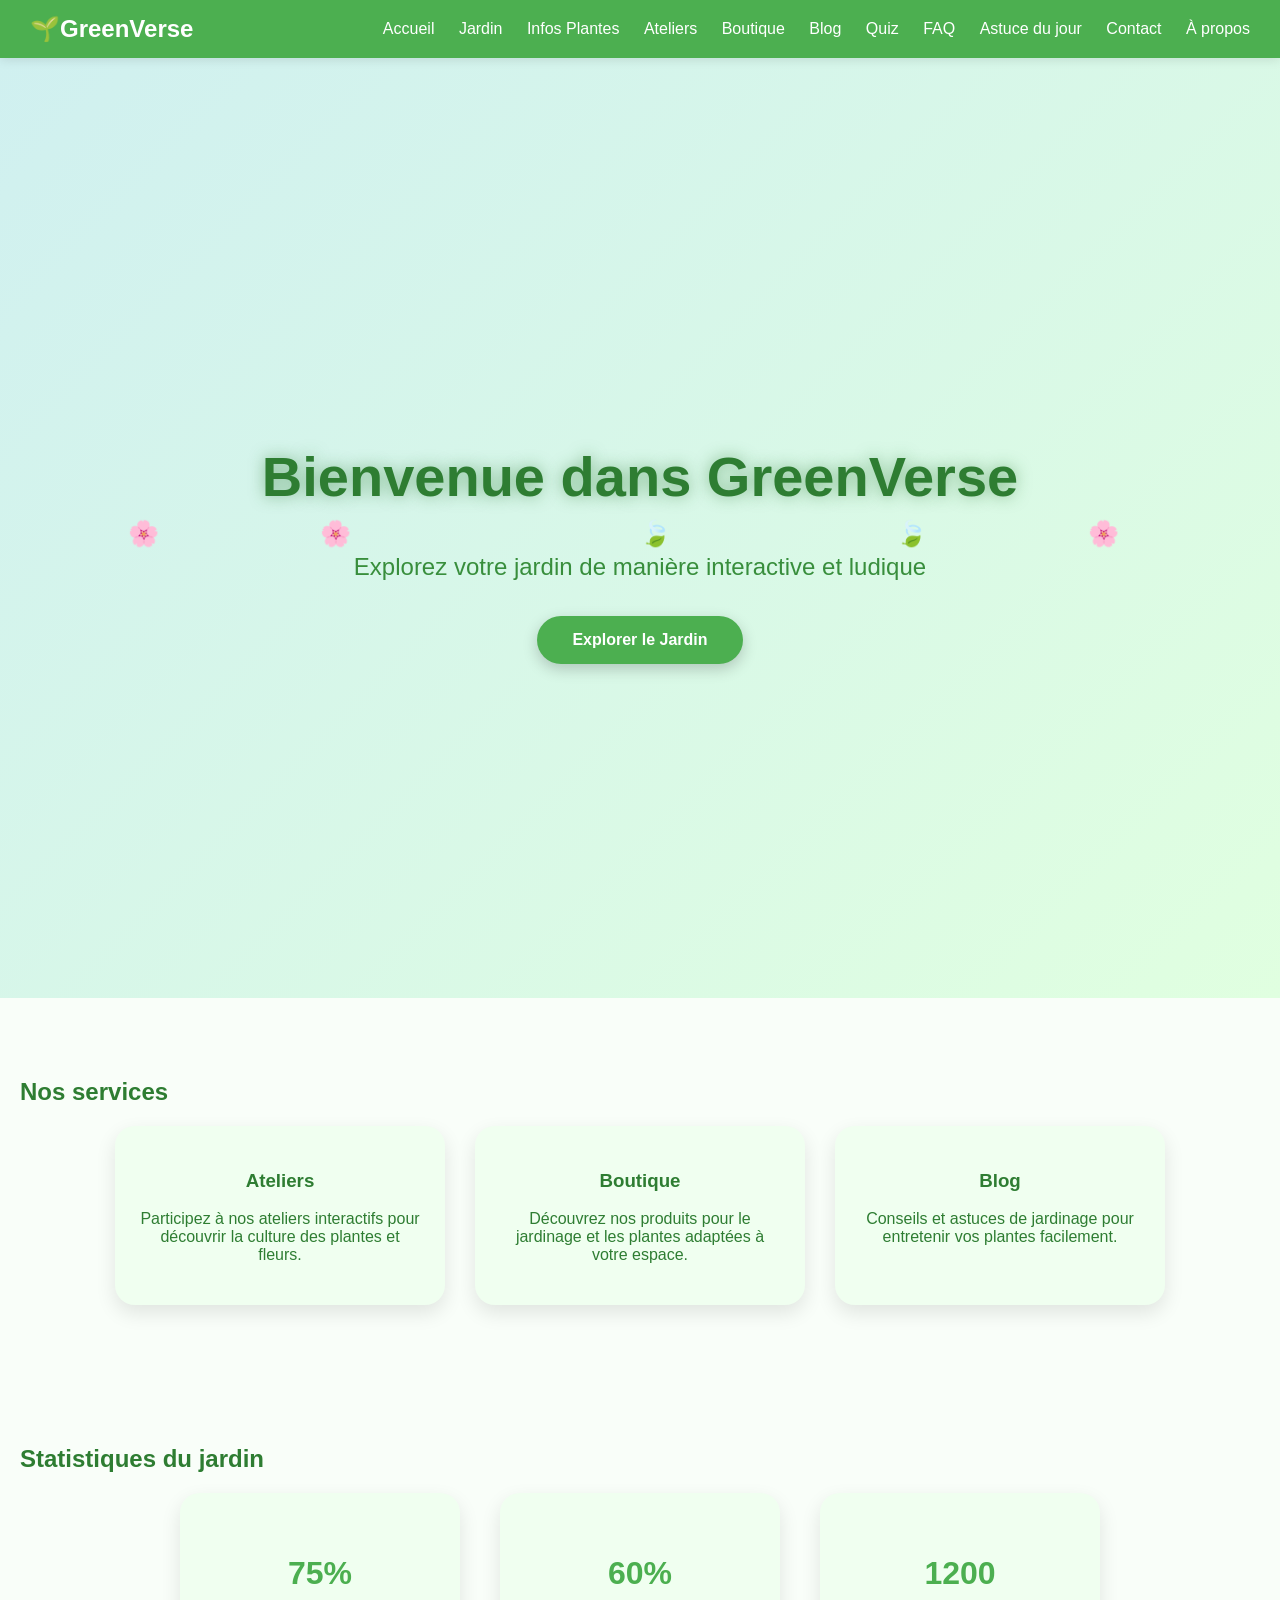
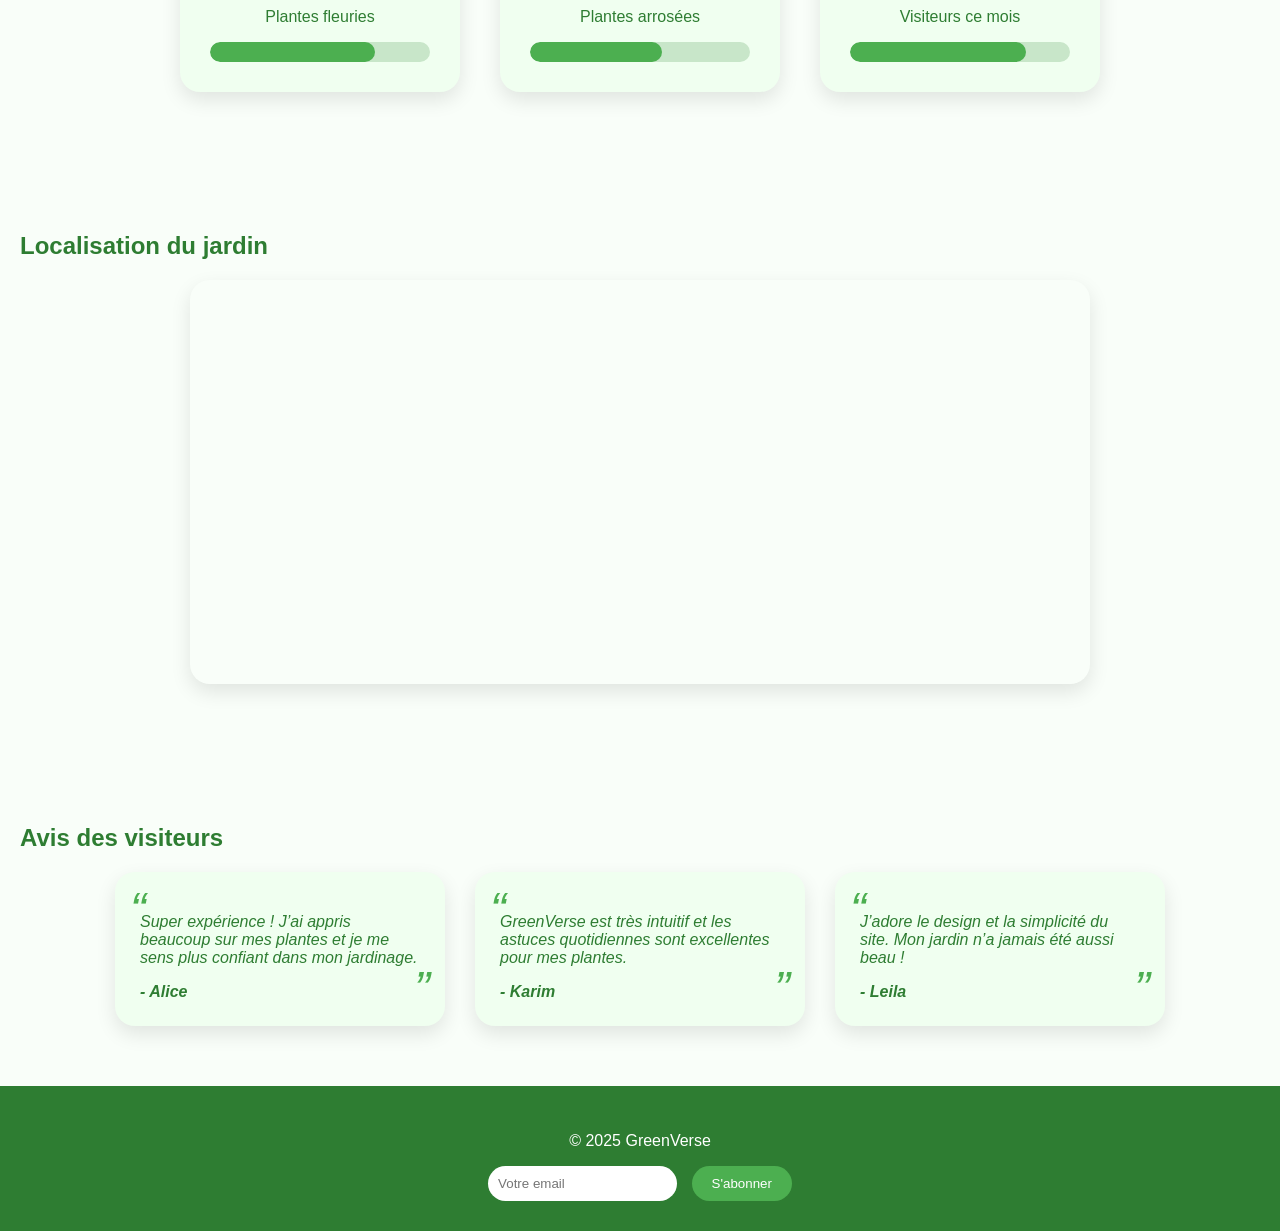
<file: projet jardin v2/projet jardin/index.html>
<!DOCTYPE html>
<html lang="fr">
<head>
<meta charset="UTF-8">
<meta name="viewport" content="width=device-width, initial-scale=1.0">
<title>GreenVerse - Accueil</title>
<style>
/* =================== GENERAL =================== */
body {
  margin:0;
  font-family:'Poppins',sans-serif;
  color:#2e7d32;
  background:#f9fef9;
}
a {text-decoration:none;}

/* =================== NAVBAR =================== */
.navbar {
  display:flex;
  justify-content: space-between;
  align-items: center;
  padding:15px 30px;
  background: #4caf50;
  position: sticky;
  top:0;
  z-index:1000;
  box-shadow:0 2px 10px rgba(0,0,0,0.1);
}
.navbar .logo { font-size:1.5em; color:white; font-weight:bold; }
.navbar div a { margin-left:20px; color:white; font-weight:500; transition:0.3s; }
.navbar div a:hover { color:#c8e6c9; }

/* =================== HERO =================== */
.hero {
  height:90vh;
  display:flex;
  flex-direction:column;
  justify-content:center;
  align-items:center;
  text-align:center;
  background: linear-gradient(135deg,#d0f0f0,#e0ffe0);
  position:relative;
  overflow:hidden;
  padding-top:70px;
}
.hero h1 {
  font-size:3.5em;
  margin-bottom:20px;
  color:#2e7d32;
  text-shadow:0 0 15px rgba(46,125,50,0.5);
  animation: fadeInUp 1.5s ease forwards;
}
.hero p {
  font-size:1.5em;
  margin-bottom:30px;
  color:#388e3c;
  animation: fadeInUp 2s ease forwards;
  animation-delay:0.5s;
}
.btn {
  background:#4caf50;
  color:white;
  padding:15px 35px;
  border-radius:30px;
  font-weight:bold;
  margin:5px;
  transition:0.4s;
  box-shadow:0 5px 15px rgba(0,0,0,0.2);
}
.btn:hover {
  background:#2e7d32;
  transform: scale(1.05);
  box-shadow:0 8px 25px rgba(0,0,0,0.3);
}

/* =================== PARTICULES =================== */
.petal, .leaf {
  position:absolute;
  font-size:25px;
  pointer-events:none;
  animation: fall linear infinite;
}
.leaf { color:#81c784; }
.petal { color:#ffb6c1; }
@keyframes fall {
  0% { transform: translateY(-10%) rotate(0deg); opacity:1; }
  100% { transform: translateY(110vh) rotate(360deg); opacity:0; }
}

/* =================== SECTIONS =================== */
section {
  padding:60px 20px;
  opacity:0;
  animation: fadeIn 1.5s forwards;
}
section:nth-of-type(1){animation-delay:0.3s;}
section:nth-of-type(2){animation-delay:0.6s;}
section:nth-of-type(3){animation-delay:0.9s;}
section:nth-of-type(4){animation-delay:1.2s;}
@keyframes fadeIn { from{opacity:0; transform:translateY(20px);} to{opacity:1; transform:translateY(0);} }

/* =================== SERVICES =================== */
.services {
  display:flex;
  flex-wrap:wrap;
  justify-content:center;
  gap:30px;
}
.service-card {
  background:#f0fff0;
  border-radius:20px;
  width:280px;
  padding:25px;
  text-align:center;
  box-shadow:0 8px 20px rgba(0,0,0,0.1);
  transition: transform 0.4s, box-shadow 0.4s;
}
.service-card:hover {
  transform: rotateX(5deg) scale(1.05);
  box-shadow:0 15px 35px rgba(0,0,0,0.2);
}

/* =================== STATISTIQUES JARDIN =================== */
.stats {
  display:flex;
  flex-wrap:wrap;
  justify-content:center;
  gap:40px;
}
.stat-card {
  background:#f0fff0;
  border-radius:20px;
  padding:30px;
  width:220px;
  text-align:center;
  box-shadow:0 8px 20px rgba(0,0,0,0.1);
}
.stat-card h3 {
  font-size:2em;
  margin-bottom:10px;
  color:#4caf50;
}
.stat-card .bar {
  background:#c8e6c9;
  border-radius:20px;
  height:20px;
  margin-top:10px;
  overflow:hidden;
}
.stat-card .fill {
  height:100%;
  width:0;
  background:#4caf50;
  border-radius:20px;
  animation: fillBar 2s forwards;
}
@keyframes fillBar {
  from { width:0; }
  to { width: var(--percent); }
}

/* =================== MAP =================== */
.map-container {
  max-width:900px;
  margin:auto;
  border-radius:20px;
  overflow:hidden;
  box-shadow:0 8px 20px rgba(0,0,0,0.1);
}
.map-container iframe { width:100%; height:400px; border:0; }

/* =================== AVIS VISITEURS =================== */
.review-section {
  display:flex;
  flex-wrap:wrap;
  justify-content:center;
  gap:30px;
}
.review-card {
  background:#f0fff0;
  border-radius:20px;
  width:280px;
  padding:25px;
  box-shadow:0 8px 20px rgba(0,0,0,0.1);
  font-style:italic;
  position:relative;
  transition: transform 0.3s, box-shadow 0.3s;
}
.review-card:hover {
  transform: scale(1.03);
  box-shadow:0 15px 35px rgba(0,0,0,0.2);
}
.review-card::before {
  content:"“";
  font-size:3em;
  position:absolute;
  top:10px;
  left:15px;
  color:#4caf50;
}
.review-card::after {
  content:"”";
  font-size:3em;
  position:absolute;
  bottom:10px;
  right:15px;
  color:#4caf50;
}

/* =================== FOOTER =================== */
footer {
  background:#2e7d32;
  color:white;
  text-align:center;
  padding:30px 20px;
}
footer form input {
  padding:10px;
  border-radius:30px;
  border:none;
  margin-right:10px;
}
footer form button {
  padding:10px 20px;
  border-radius:30px;
  border:none;
  background:#4caf50;
  color:white;
  cursor:pointer;
  transition:0.3s;
}
footer form button:hover { background:#2e7d32; }

/* =================== RESPONSIVE =================== */
@media(max-width:900px){
  .services,.review-section,.stats{flex-direction:column;align-items:center;}
}
</style>
</head>
<body>

<!-- NAVBAR -->
<nav class="navbar">
  <a href="index.html" class="logo"><span>🌱</span>GreenVerse</a>
  <div>
    <a href="index.html">Accueil</a>
    <a href="jardin.html">Jardin</a>
    <a href="tableaux.html">Infos Plantes</a>
    <a href="ateliers.html">Ateliers</a>
    <a href="shop.html">Boutique</a>
    <a href="blog.html">Blog</a>
    <a href="quiz.html">Quiz</a>
    <a href="faq.html">FAQ</a>
    <a href="astuce.html">Astuce du jour</a>
    <a href="contact.html">Contact</a>
    <a href="about.html" class="active">À propos</a>
  </div>
</nav>
<!-- HERO -->
<section class="hero">
  <h1>Bienvenue dans GreenVerse</h1>
  <p>Explorez votre jardin de manière interactive et ludique</p>
  <a href="jardin.html" class="btn">Explorer le Jardin</a>

  <!-- Particules -->
  <div class="petal" style="left:10%; animation-duration:5s;">🌸</div>
  <div class="petal" style="left:25%; animation-duration:6s;">🌸</div>
  <div class="leaf" style="left:50%; animation-duration:7s;">🍃</div>
  <div class="leaf" style="left:70%; animation-duration:8s;">🍃</div>
  <div class="petal" style="left:85%; animation-duration:6.5s;">🌸</div>
</section>

<!-- SERVICES -->
<section>
<h2>Nos services</h2>
<div class="services">
  <div class="service-card"><h3>Ateliers</h3><p>Participez à nos ateliers interactifs pour découvrir la culture des plantes et fleurs.</p></div>
  <div class="service-card"><h3>Boutique</h3><p>Découvrez nos produits pour le jardinage et les plantes adaptées à votre espace.</p></div>
  <div class="service-card"><h3>Blog</h3><p>Conseils et astuces de jardinage pour entretenir vos plantes facilement.</p></div>
</div>
</section>

<!-- STATISTIQUES JARDIN -->
<section>
<h2>Statistiques du jardin</h2>
<div class="stats">
  <div class="stat-card">
    <h3>75%</h3>
    <p>Plantes fleuries</p>
    <div class="bar"><div class="fill" style="--percent:75%;"></div></div>
  </div>
  <div class="stat-card">
    <h3>60%</h3>
    <p>Plantes arrosées</p>
    <div class="bar"><div class="fill" style="--percent:60%;"></div></div>
  </div>
  <div class="stat-card">
    <h3>1200</h3>
    <p>Visiteurs ce mois</p>
    <div class="bar"><div class="fill" style="--percent:80%;"></div></div>
  </div>
</div>
</section>

<!-- GOOGLE MAPS -->
<section>
<h2>Localisation du jardin</h2>
<div class="map-container">
<iframe src="https://www.google.com/maps/embed?pb=!1m18!1m12!1m3!1d3153.019129431867!2d-122.41941548468153!3d37.774929779759!2m3!1f0!2f0!3f0!3m2!1i1024!2i768!4f13.1!3m3!1m2!1s0x8085814c7d0cbf43%3A0x4b32e0ee7a7a046f!2sSan%20Francisco!5e0!3m2!1sfr!2s!4v1699999999999!5m2!1sfr!2s" allowfullscreen="" loading="lazy"></iframe>
</div>
</section>

<!-- AVIS VISITEURS -->
<section>
<h2>Avis des visiteurs</h2>
<div class="review-section">
  <div class="review-card"><p>Super expérience ! J’ai appris beaucoup sur mes plantes et je me sens plus confiant dans mon jardinage.</p><strong>- Alice</strong></div>
  <div class="review-card"><p>GreenVerse est très intuitif et les astuces quotidiennes sont excellentes pour mes plantes.</p><strong>- Karim</strong></div>
  <div class="review-card"><p>J’adore le design et la simplicité du site. Mon jardin n’a jamais été aussi beau !</p><strong>- Leila</strong></div>
</div>
</section>

<!-- FOOTER -->
<footer>
<p>© 2025 GreenVerse</p>
<form>
<input type="email" placeholder="Votre email">
<button>S'abonner</button>
</form>
</footer>
</body>
</html>
</file>
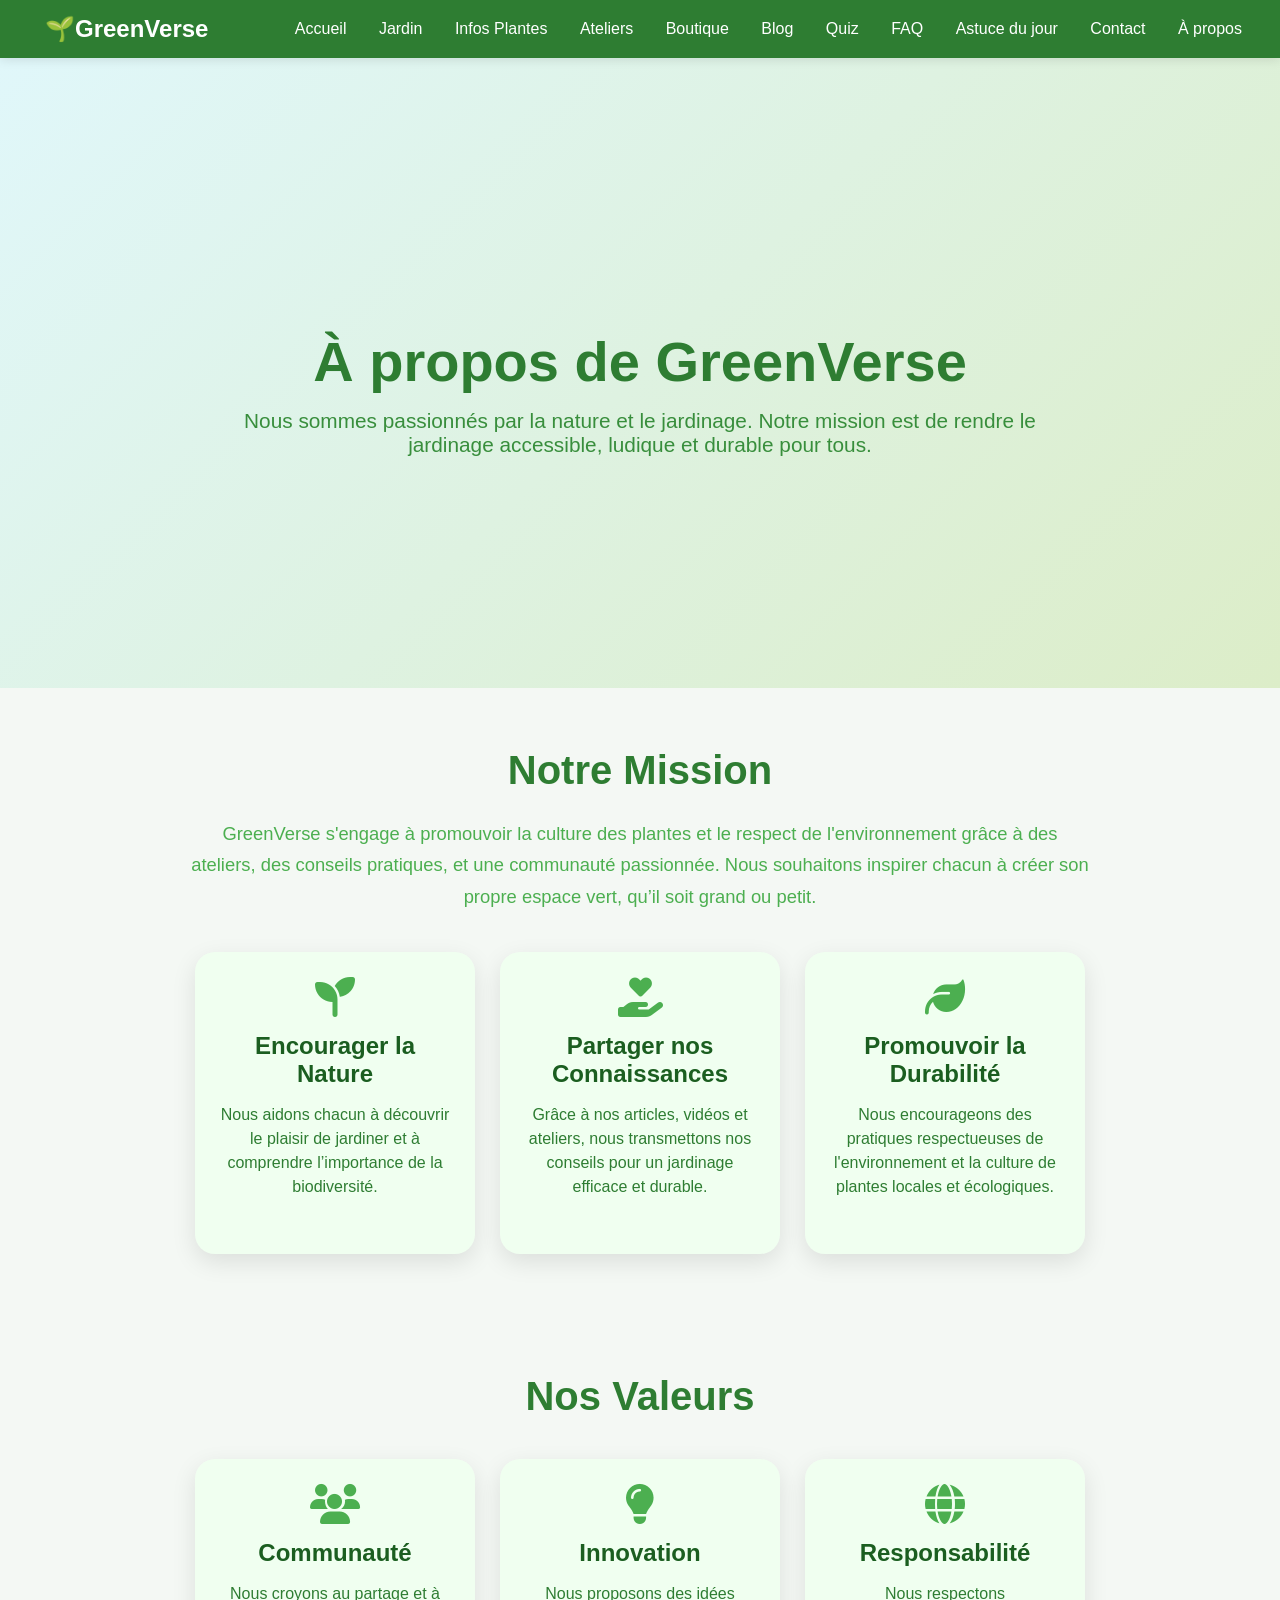
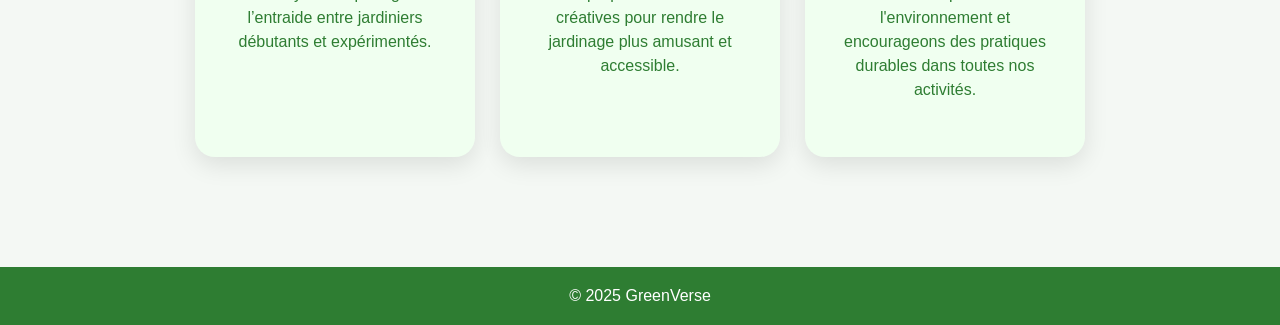
<file: projet jardin v2/projet jardin/about.html>
<!DOCTYPE html>
<html lang="fr">
<head>
<meta charset="UTF-8">
<meta name="viewport" content="width=device-width, initial-scale=1.0">
<title>GreenVerse - À propos</title>
<link rel="stylesheet" href="style.css">
<link rel="stylesheet" href="https://cdnjs.cloudflare.com/ajax/libs/font-awesome/6.4.0/css/all.min.css">
</head>
<body>

<!-- NAVBAR -->
<nav class="navbar">
  <a href="index.html" class="logo"><span>🌱</span>GreenVerse</a>
  <div>
    <a href="index.html">Accueil</a>
    <a href="jardin.html">Jardin</a>
    <a href="tableaux.html">Infos Plantes</a>
    <a href="ateliers.html">Ateliers</a>
    <a href="shop.html">Boutique</a>
    <a href="blog.html">Blog</a>
    <a href="quiz.html">Quiz</a>
    <a href="faq.html">FAQ</a>
    <a href="astuce.html">Astuce du jour</a>
    <a href="contact.html">Contact</a>
    <a href="about.html" class="active">À propos</a>
  </div>
</nav>

<!-- HERO -->
<section class="hero-about">
  <h1>À propos de GreenVerse</h1>
  <p>Nous sommes passionnés par la nature et le jardinage. Notre mission est de rendre le jardinage accessible, ludique et durable pour tous.</p>
</section>

<!-- MISSION -->
<section class="about-section">
  <h2>Notre Mission</h2>
  <p>GreenVerse s'engage à promouvoir la culture des plantes et le respect de l'environnement grâce à des ateliers, des conseils pratiques, et une communauté passionnée. Nous souhaitons inspirer chacun à créer son propre espace vert, qu’il soit grand ou petit.</p>
  
  <div class="cards-container">
    <div class="card">
      <i class="fas fa-seedling"></i>
      <h3>Encourager la Nature</h3>
      <p>Nous aidons chacun à découvrir le plaisir de jardiner et à comprendre l’importance de la biodiversité.</p>
    </div>
    <div class="card">
      <i class="fas fa-hand-holding-heart"></i>
      <h3>Partager nos Connaissances</h3>
      <p>Grâce à nos articles, vidéos et ateliers, nous transmettons nos conseils pour un jardinage efficace et durable.</p>
    </div>
    <div class="card">
      <i class="fas fa-leaf"></i>
      <h3>Promouvoir la Durabilité</h3>
      <p>Nous encourageons des pratiques respectueuses de l'environnement et la culture de plantes locales et écologiques.</p>
    </div>
  </div>
</section>

<!-- VALEURS -->
<section class="about-section">
  <h2>Nos Valeurs</h2>
  <div class="cards-container">
    <div class="card">
      <i class="fas fa-users"></i>
      <h3>Communauté</h3>
      <p>Nous croyons au partage et à l’entraide entre jardiniers débutants et expérimentés.</p>
    </div>
    <div class="card">
      <i class="fas fa-lightbulb"></i>
      <h3>Innovation</h3>
      <p>Nous proposons des idées créatives pour rendre le jardinage plus amusant et accessible.</p>
    </div>
    <div class="card">
      <i class="fas fa-globe"></i>
      <h3>Responsabilité</h3>
      <p>Nous respectons l'environnement et encourageons des pratiques durables dans toutes nos activités.</p>
    </div>
  </div>
</section>

<footer>© 2025 GreenVerse</footer>

</body>
</html>
</file>
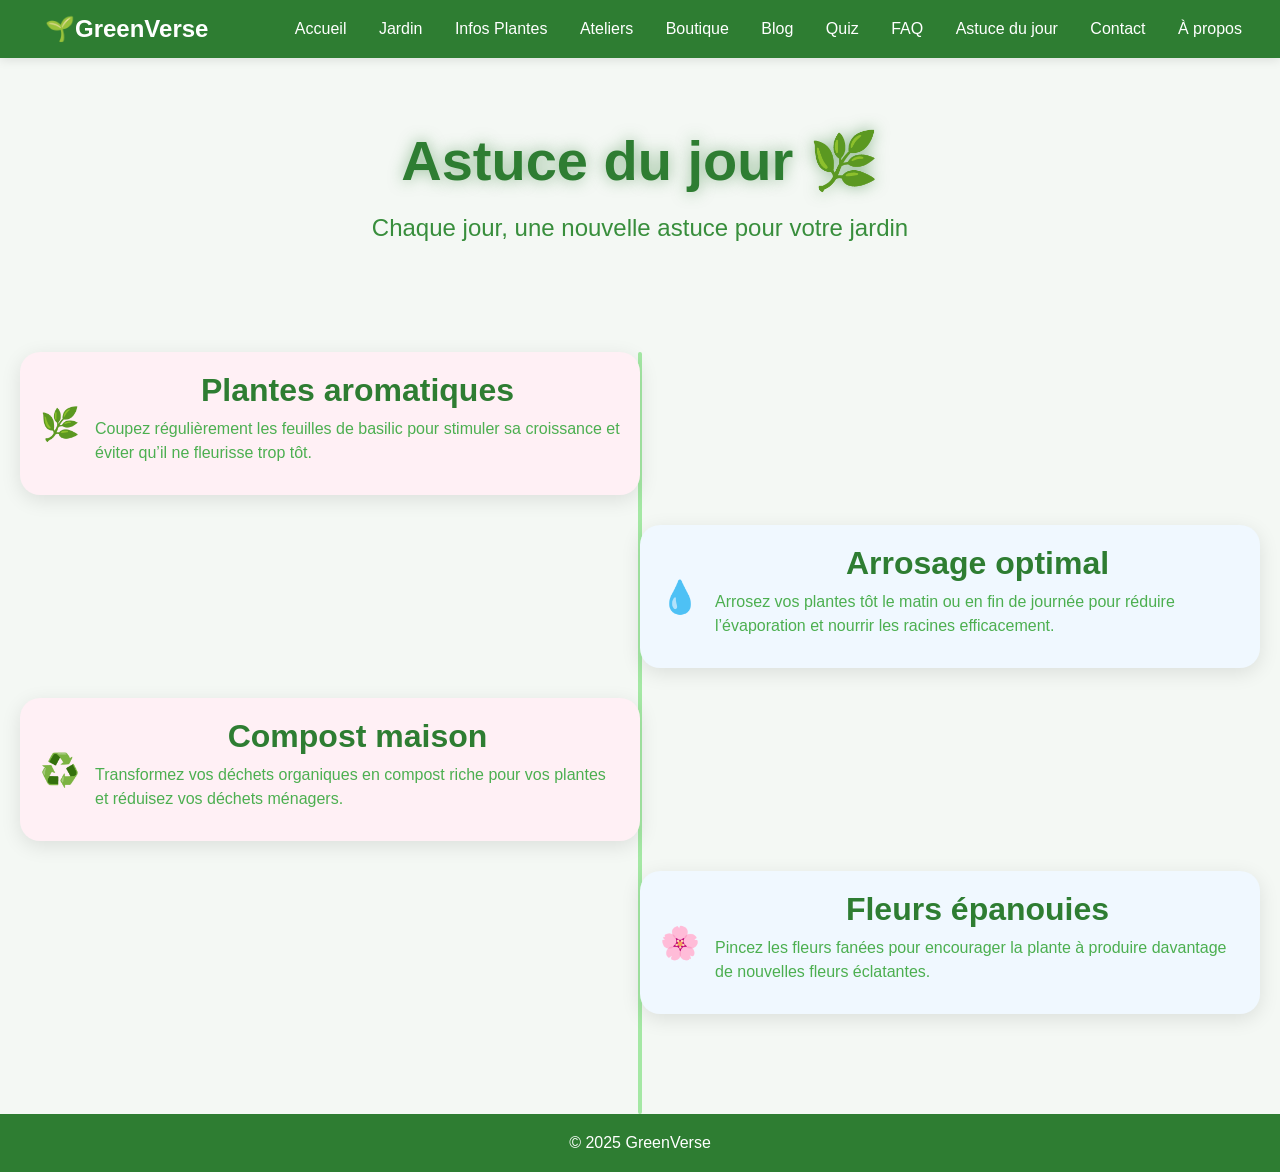
<file: projet jardin v2/projet jardin/astuce.html>
<!DOCTYPE html>
<html lang="fr">
<head>
<meta charset="UTF-8">
<meta name="viewport" content="width=device-width, initial-scale=1.0">
<title>Astuce du jour - GreenVerse</title>
<link rel="stylesheet" href="style.css">
</head>
<body>

<!-- NAVBAR -->
<nav class="navbar">
  <a href="index.html" class="logo"><span>🌱</span>GreenVerse</a>
  <div>
    <a href="index.html">Accueil</a>
    <a href="jardin.html">Jardin</a>
    <a href="tableaux.html">Infos Plantes</a>
    <a href="ateliers.html">Ateliers</a>
    <a href="shop.html">Boutique</a>
    <a href="blog.html">Blog</a>
    <a href="quiz.html">Quiz</a>
    <a href="faq.html">FAQ</a>
    <a href="astuce.html">Astuce du jour</a>
    <a href="contact.html">Contact</a>
    <a href="about.html" class="active">À propos</a>
  </div>
</nav>

<!-- HERO -->
<section class="astuce-hero">
  <h1>Astuce du jour 🌿</h1>
  <p>Chaque jour, une nouvelle astuce pour votre jardin</p>
</section>

<!-- TIMELINE ASTUCES -->
<section class="astuce-timeline">

  <div class="astuce-item">
    <div class="icon">🌿</div>
    <div class="content">
      <h2>Plantes aromatiques</h2>
      <p>Coupez régulièrement les feuilles de basilic pour stimuler sa croissance et éviter qu’il ne fleurisse trop tôt.</p>
    </div>
  </div>

  <div class="astuce-item">
    <div class="icon">💧</div>
    <div class="content">
      <h2>Arrosage optimal</h2>
      <p>Arrosez vos plantes tôt le matin ou en fin de journée pour réduire l’évaporation et nourrir les racines efficacement.</p>
    </div>
  </div>

  <div class="astuce-item">
    <div class="icon">♻️</div>
    <div class="content">
      <h2>Compost maison</h2>
      <p>Transformez vos déchets organiques en compost riche pour vos plantes et réduisez vos déchets ménagers.</p>
    </div>
  </div>

  <div class="astuce-item">
    <div class="icon">🌸</div>
    <div class="content">
      <h2>Fleurs épanouies</h2>
      <p>Pincez les fleurs fanées pour encourager la plante à produire davantage de nouvelles fleurs éclatantes.</p>
    </div>
  </div>

</section>

<footer>© 2025 GreenVerse</footer>

</body>
</html>
</file>
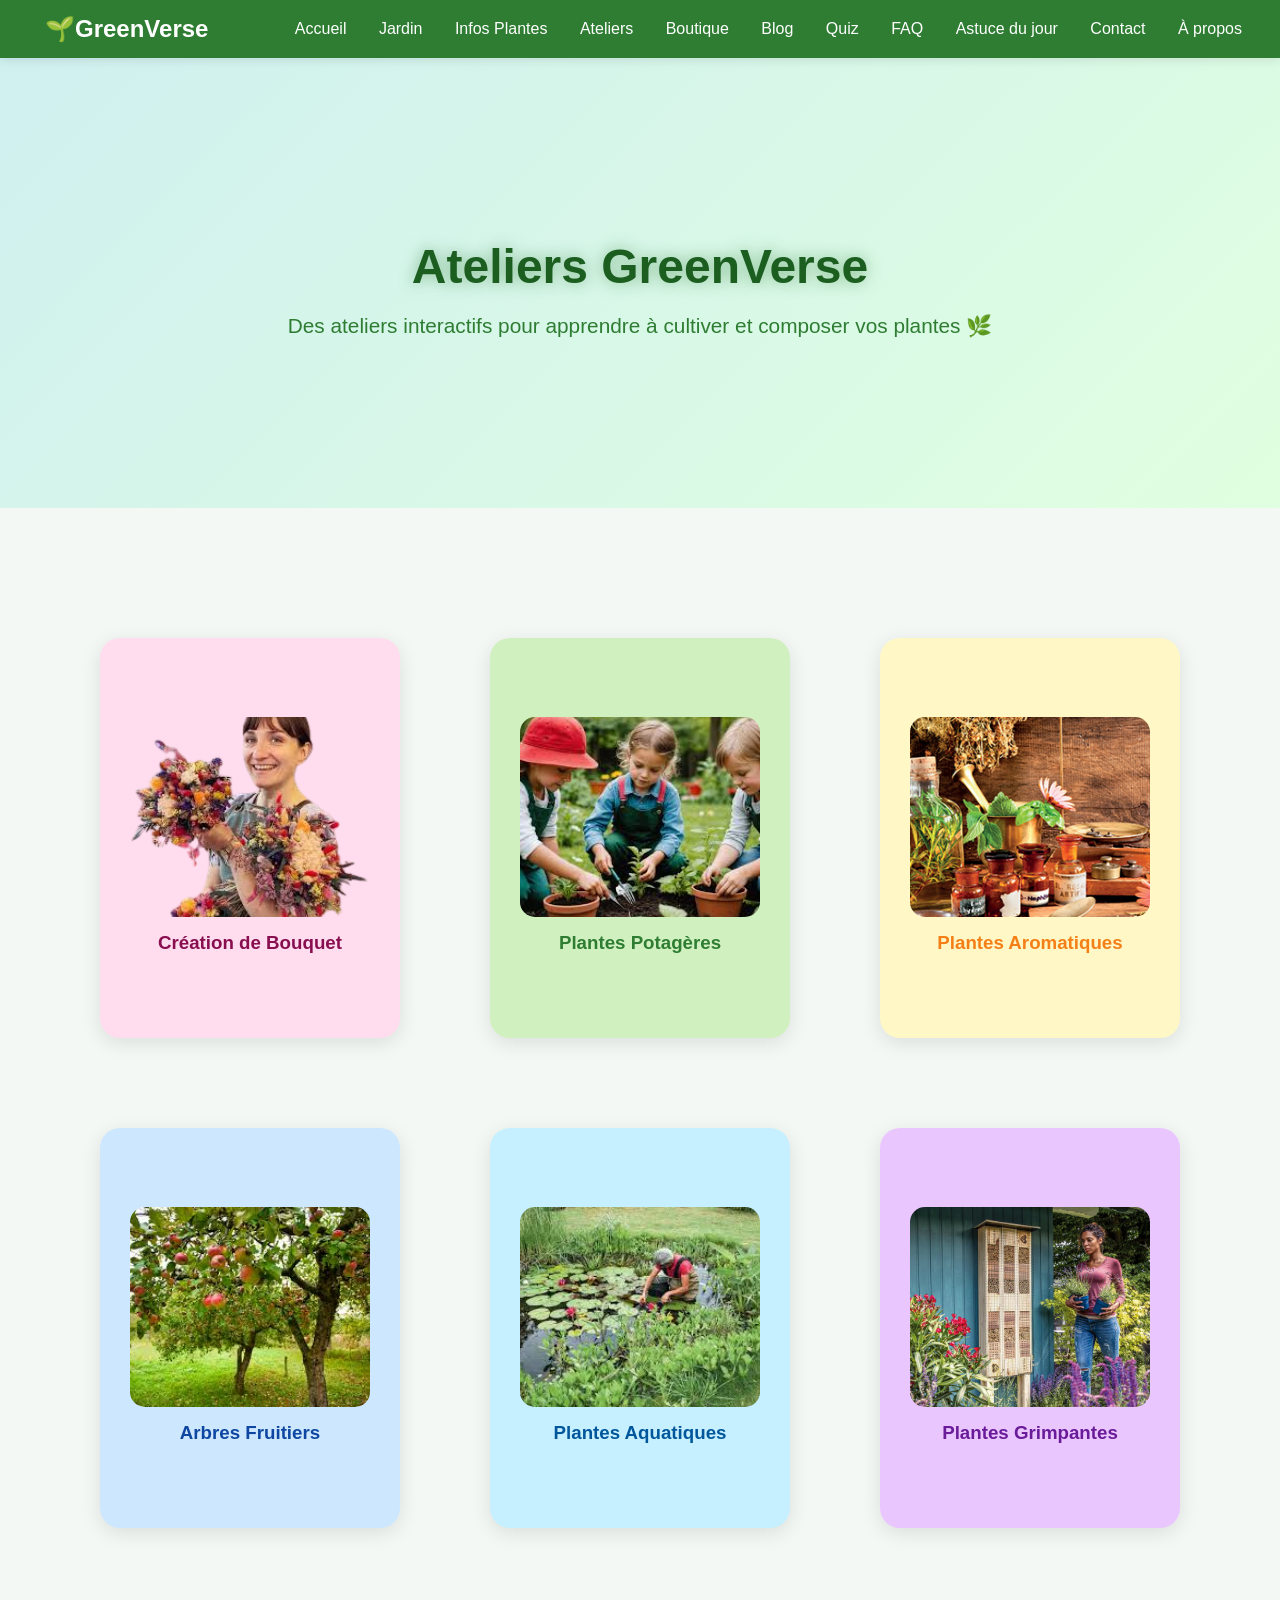
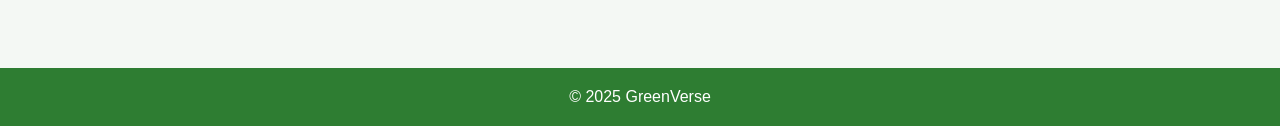
<file: projet jardin v2/projet jardin/ateliers.html>
<!DOCTYPE html>
<html lang="fr">
<head>
<meta charset="UTF-8">
<title>Ateliers - GreenVerse</title>
<link rel="stylesheet" href="style.css">
<style>
/* =================== FLIP CARDS 3D =================== */
.flip-container {
  perspective: 1000px;        /* crée un effet de profondeur 3D */
  width: 300px;               /* largeur de chaque carte */
  height: 400px;              /* hauteur de chaque carte */
  margin: 30px;               /* espace autour des cartes */
}

.flip-card {
  width: 100%;                /* prend toute la largeur du conteneur */
  height: 100%;               /* prend toute la hauteur du conteneur */
  position: relative;         /* permet de positionner les faces avant/arrière */
  transition: transform 0.8s; /* animation fluide lors de la rotation */
  transform-style: preserve-3d; /* conserve l’effet 3D */
}

.flip-container:hover .flip-card {
  transform: rotateY(180deg); /* retourne la carte au passage de la souris */
}

.flip-front, .flip-back {
  position: absolute;         /* superpose les deux faces */
  width: 100%;                /* même largeur */
  height: 100%;               /* même hauteur */
  border-radius: 20px;        /* coins arrondis */
  backface-visibility: hidden;/* cache la face non visible */
  box-shadow: 0 5px 20px rgba(0,0,0,0.1); /* ombre légère */
  overflow: hidden;           /* empêche le débordement du contenu */
}

.flip-front img {
  width: 80%;                 /* largeur de l’image */
  height: 200px;              /* hauteur fixe */
  object-fit: cover;          /* évite la déformation de l’image */
  border-radius: 15px;        /* coins arrondis de l’image */
  margin-bottom: 15px;        /* espace sous l’image */
}

.flip-front:hover img {
  transform: scale(1.05);     /* zoom léger sur l’image au survol */
}

.flip-front h3 {
  margin-bottom: 5px;         /* petit espace sous le titre */
}

/* =================== COULEURS PASTEL =================== */

.flip-front { 
  display: flex;              /* active Flexbox */
  flex-direction: column;     /* éléments en colonne */
  justify-content: center;    /* centre verticalement */
  align-items: center;        /* centre horizontalement */
}

.flip-back { 
  transform: rotateY(180deg); /* place correctement la face arrière */
  padding: 15px;              /* espace intérieur */
  display: flex;              /* active Flexbox */
  flex-direction: column;     /* contenu en colonne */
  justify-content: space-between; /* espace entre les éléments */
}

.flip-front.fleurs { 
  background: #FFDDEE;        /* couleur de fond fleurs */
  color: #880E4F;             /* couleur du texte */
}
.flip-back.fleurs { 
  background: #FFE6F0; 
  color: #880E4F; 
}

.flip-front.potager { 
  background: #D0F0C0; 
  color: #2E7D32; 
}
.flip-back.potager { 
  background: #E0F7D4; 
  color: #2E7D32; 
}

.flip-front.aromatiques { 
  background: #FFF8C6; 
  color: #F57F17; 
}
.flip-back.aromatiques { 
  background: #FFFCE0; 
  color: #F57F17; 
}

.flip-front.arbustes { 
  background: #FDD9FF; 
  color: #6A1B9A; 
}
.flip-back.arbustes { 
  background: #FEE6FF; 
  color: #6A1B9A; 
}

.flip-front.arbres { 
  background: #CDE7FF; 
  color: #0D47A1; 
}
.flip-back.arbres { 
  background: #E0F0FF; 
  color: #0D47A1; 
}

.flip-front.aquatiques { 
  background: #C6F0FF; 
  color: #01579B; 
}
.flip-back.aquatiques { 
  background: #E0F8FF; 
  color: #01579B; 
}

.flip-front.grimpantes { 
  background: #EAC6FF; 
  color: #6A1B9A; 
}
.flip-back.grimpantes { 
  background: #F4D9FF; 
  color: #6A1B9A; 
}


.flip-back .btn {
  align-self: center;         /* centre le bouton */
  margin-top: 5px;            /* espace au-dessus du bouton */
}

.cards-container {
  display: flex;              /* affiche les cartes en ligne */
  flex-wrap: wrap;            /* retour à la ligne automatique */
  justify-content: center;    /* centre les cartes */
  gap: 30px;                  /* espace entre les cartes */
  padding: 60px 20px;         /* espace intérieur */
}

/* HERO */
.hero { height: 50vh; display:flex; flex-direction:column; justify-content:center; align-items:center; text-align:center; position:relative; overflow:hidden; padding-top:70px;}
.hero h1 { font-size:3em; color:#1b5e20; margin-bottom:20px; font-family:'Poppins',sans-serif;}
.hero p { font-size:1.3em; margin-bottom:30px; color:#2e7d32;}
</style>
</head>
<body>

<!-- NAVBAR -->
<nav class="navbar">
  <a href="index.html" class="logo"><span>🌱</span>GreenVerse</a>
  <div>
    <a href="index.html">Accueil</a>
    <a href="jardin.html">Jardin</a>
    <a href="tableaux.html">Infos Plantes</a>
    <a href="ateliers.html">Ateliers</a>
    <a href="shop.html">Boutique</a>
    <a href="blog.html">Blog</a>
    <a href="quiz.html">Quiz</a>
    <a href="faq.html">FAQ</a>
    <a href="astuce.html">Astuce du jour</a>
    <a href="contact.html">Contact</a>
    <a href="about.html" class="active">À propos</a>
  </div>
</nav>

 <section class="hero">
  <h1>Ateliers GreenVerse</h1>
  <p>Des ateliers interactifs pour apprendre à cultiver et composer vos plantes 🌿</p>
</section>

 <section class="cards-container">

 <div class="flip-container">
  <div class="flip-card">

     <div class="flip-front fleurs">
       <img src="images/bouqets-removebg-preview.png" alt="Bouquet">
      <h3>Création de Bouquet</h3>
    </div>

     <div class="flip-back fleurs">
      <p>Apprenez à composer de magnifiques bouquets de fleurs 🌹</p>
      <p><strong>Date :</strong> 20 Décembre 2025</p>
<a 
        href="https://www.youtube.com/embed/-w0CbfWhk2A"
        target="_blank"
        class="btn">
        ▶ Voir la vidéo
      </a>
 

      <a href="inscription.html" class="btn">S'inscrire</a>
    </div>

  </div>
</div>

 



<div class="flip-container">
  <div class="flip-card">

    <div class="flip-front potager">
      <img src="images/atelierplante.jpg" alt="Potager">
      <h3>Plantes Potagères</h3>
    </div>

    <div class="flip-back potager">
      <p>Techniques pour cultiver tomates, carottes et laitues 🍅🥕🥬</p>
      <p><strong>Date :</strong> 27 Décembre 2025</p>

       <a 
        href="https://www.youtube.com/shorts/OZC5Jk3wEJw"
        target="_blank"
        class="btn">
        ▶ Voir la vidéo
      </a>

      <a href="inscription.html" class="btn">S'inscrire</a>
    </div>

  </div>
</div>


 


<div class="flip-container">
    <div class="flip-card">
      <div class="flip-front aromatiques">
        <img src="images/atelier-naturels.jpg" alt="Aromatiques">
        <h3>Plantes Aromatiques</h3>
      </div>
      <div class="flip-back aromatiques">
        <p>Découvrez l’utilisation de basilic, menthe et thym 🌿</p>
        <p><strong>Date :</strong> 3 Janvier 2026</p>
 <a 
        href="https://www.youtube.com/watch?v=p8fy_SM5G6M"
        target="_blank"
        class="btn">
        ▶ Voir la vidéo
      </a>
   
        <a href="inscription.html" class="btn">S'inscrire</a>
      </div>
    </div>
  </div>
 

 
 
 
  <div class="flip-container">
    <div class="flip-card">
      <div class="flip-front arbres">
        <img src="images/arbres.jpg" alt="Arbres">
        <h3>Arbres Fruitiers</h3>
      </div>
      <div class="flip-back arbres">
        <p>Techniques pour pommiers, cerisiers et érables 🍏🍒🍁</p>
        <p><strong>Date :</strong> 17 Janvier 2026</p>

 <a 
        href="https://www.youtube.com/shorts/JETRLuVTJNs"
        target="_blank"
        class="btn">
        ▶ Voir la vidéo
      </a>
         
        <a href="inscription.html" class="btn">S'inscrire</a>
      </div>
    </div>
  </div>

 
 
 
 
 
 
  <div class="flip-container">
    <div class="flip-card">
      <div class="flip-front aquatiques">
        <img src="images/aquatique.jpg" alt="Aquatiques">
        <h3>Plantes Aquatiques</h3>
      </div>
      <div class="flip-back aquatiques">
        <p>Apprenez à entretenir nénuphars et lotus dans votre bassin 💧</p>
        <p><strong>Date :</strong> 24 Janvier 2026</p>

 <a 
        href="https://www.youtube.com/watch?v=Vuqtg6CuzUM"
        target="_blank"
        class="btn">
        ▶ Voir la vidéo
      </a>
        <a href="inscription.html" class="btn">S'inscrire</a>
      </div>
    </div>
  </div>

 
 
 
 
 
 
  <div class="flip-container">
    <div class="flip-card">
      <div class="flip-front grimpantes">
        <img src="images/plantes.avif" alt="Grimpantes">
        <h3>Plantes Grimpantes</h3>
      </div>
      <div class="flip-back grimpantes">
        <p>Découvrez comment cultiver lierre, glycine et vigne 🌿</p>
        <p><strong>Date :</strong> 31 Janvier 2026</p>
       
        <a 
        href=" https://www.youtube.com/watch?v=g7VNwU3KuDc"
        target="_blank"
        class="btn">
        ▶ Voir la vidéo
      </a>
        <a href="inscription.html" class="btn">S'inscrire</a>
      </div>
    </div>
  </div>

</section>

<footer>© 2025 GreenVerse</footer>
</body>
</html>
</file>
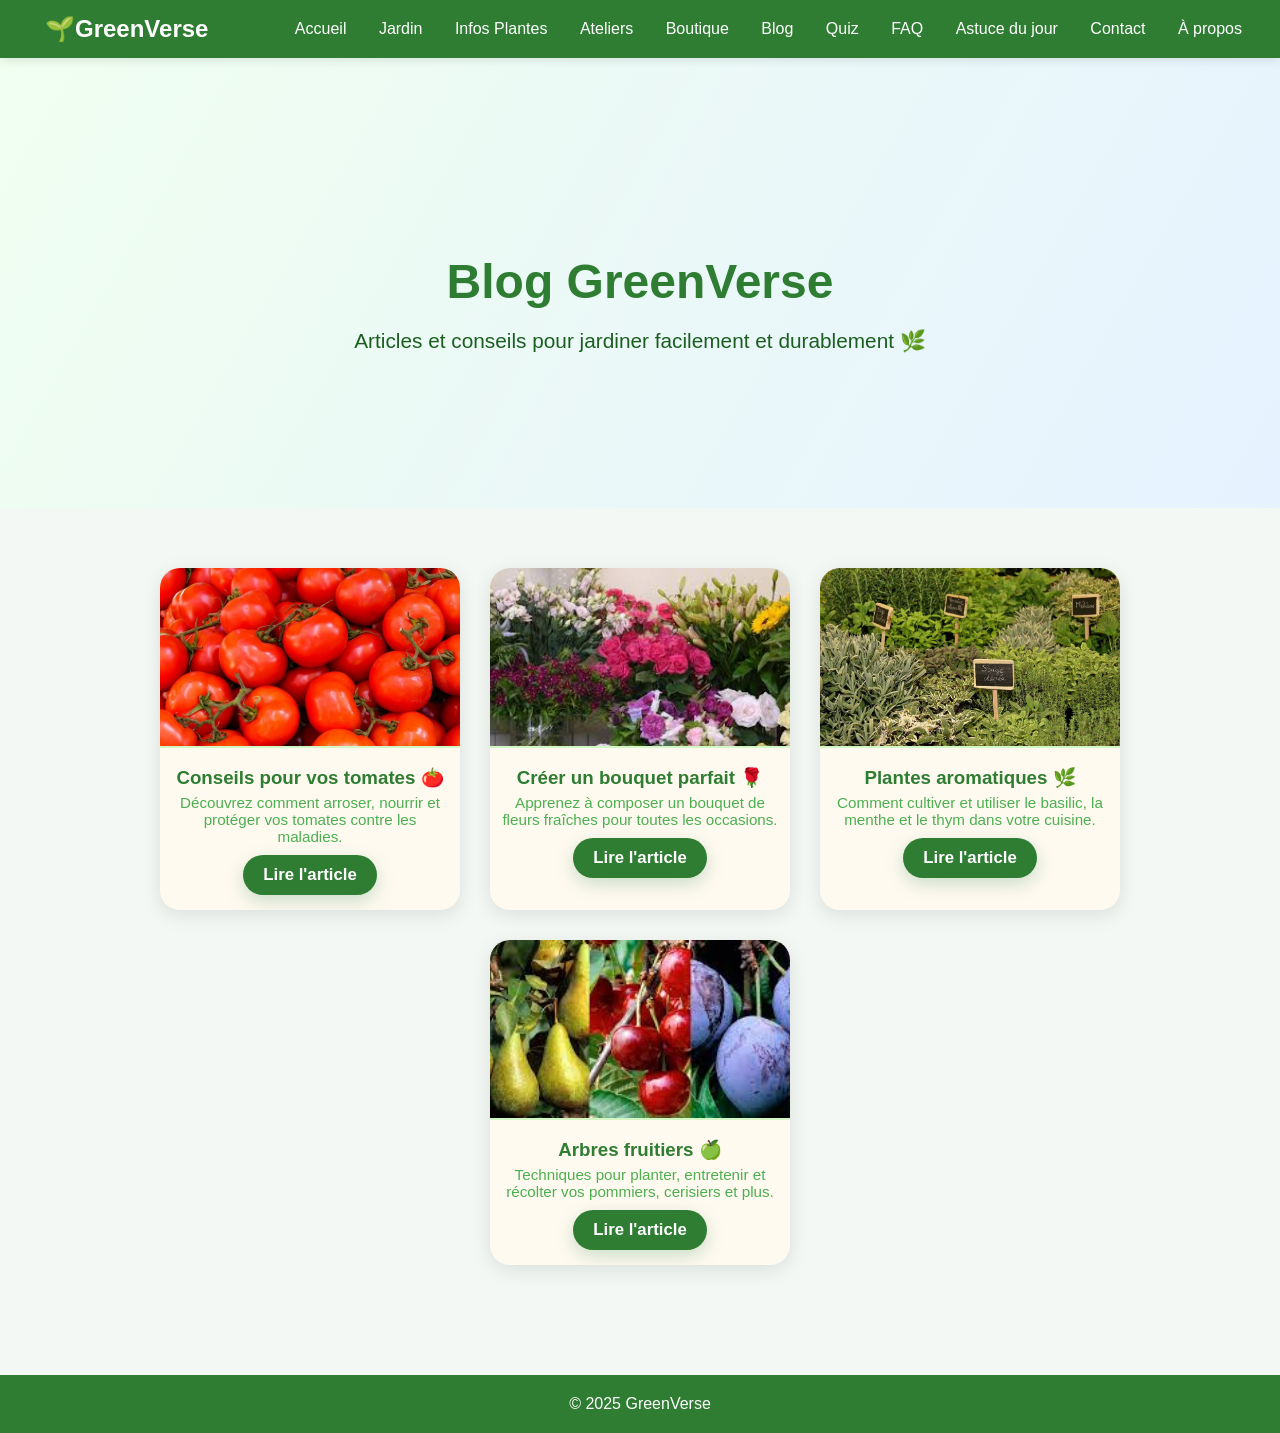
<file: projet jardin v2/projet jardin/blog.html>
<!DOCTYPE html>
<html lang="fr">
<head>
<meta charset="UTF-8">
<meta name="viewport" content="width=device-width, initial-scale=1.0">
<title>Blog - GreenVerse</title>
<link rel="stylesheet" href="style.css">
<style>
/* =================== BLOG / CONSEILS =================== */
.blog-hero {
  height: 50vh;
  display:flex;
  flex-direction:column;
  justify-content:center;
  align-items:center;
  text-align:center;
  position:relative;
  background: linear-gradient(120deg, #f0fff0, #e6f2ff);
  padding-top:70px;
}

.blog-hero h1 {
  font-size:3em;
  color:#2e7d32;
  margin-bottom:20px;
  font-family:'Poppins',sans-serif;
}

.blog-hero p {
  font-size:1.3em;
  color:#1b5e20;
}

/* CARTES ARTICLES */
.articles-container {
  display:flex;
  flex-wrap:wrap;
  justify-content:center;
  gap:30px;
  padding:60px 20px;
}

.article-card {
  width: 300px;
  background: #fffaf0;
  border-radius:20px;
  box-shadow:0 5px 20px rgba(0,0,0,0.1);
  overflow:hidden;
  transition: transform 0.5s, box-shadow 0.5s, background 0.5s;
  text-align:center;
}

.article-card:hover {
  transform: scale(1.05);
  box-shadow:0 15px 35px rgba(0,0,0,0.3);
  background: #f0ffe0;
}

.article-card img {
  width:100%;
  height:180px;
  object-fit: cover;
  border-bottom: 2px solid #d4f5c4;
  transition: transform 0.3s;
}

.article-card:hover img {
  transform: scale(1.05);
}

.article-card h3 {
  color:#2e7d32;
  margin:15px 0 5px 0;
  font-family:'Poppins',sans-serif;
}

.article-card p {
  color:#4CAF50;
  font-size:0.95em;
  margin-bottom:10px;
  padding: 0 10px;
}

.article-card .btn {
  background:#2e7d32;
  color:white;
  padding:10px 20px;
  border-radius:25px;
  font-weight:bold;
  text-decoration:none;
  margin-bottom:15px;
  display:inline-block;
  transition:0.3s;
}

.article-card .btn:hover {
  background:#1f6f43;
  transform: scale(1.05);
}

/* Responsive */
@media (max-width: 600px) {
  .articles-container { flex-direction: column; align-items:center; }
}
</style>
</head>
<body>

<!-- NAVBAR -->
<nav class="navbar">
  <a href="index.html" class="logo"><span>🌱</span>GreenVerse</a>
  <div>
    <a href="index.html">Accueil</a>
    <a href="jardin.html">Jardin</a>
    <a href="tableaux.html">Infos Plantes</a>
    <a href="ateliers.html">Ateliers</a>
    <a href="shop.html">Boutique</a>
    <a href="blog.html">Blog</a>
    <a href="quiz.html">Quiz</a>
    <a href="faq.html">FAQ</a>
    <a href="astuce.html">Astuce du jour</a>
    <a href="contact.html">Contact</a>
    <a href="about.html" class="active">À propos</a>
  </div>
</nav>

<!-- HERO -->
<section class="blog-hero">
  <h1>Blog GreenVerse</h1>
  <p>Articles et conseils pour jardiner facilement et durablement 🌿</p>
</section>

<!-- ARTICLES -->
<section class="articles-container">

  <!-- Article 1 -->
  <div class="article-card">
    <img src="images/tomate.jpg" alt="Tomates">
    <h3>Conseils pour vos tomates 🍅</h3>
    <p>Découvrez comment arroser, nourrir et protéger vos tomates contre les maladies.</p>
    <a href="https://www.gammvert.fr/conseils-idees/10-astuces-pour-de-belles-tomates" class="btn">Lire l'article</a>
  </div>

  <!-- Article 2 -->
  <div class="article-card">
    <img src="images/bouquet.jpg" alt="Bouquet">
    <h3>Créer un bouquet parfait 🌹</h3>
    <p>Apprenez à composer un bouquet de fleurs fraîches pour toutes les occasions.</p>
    <a href="https://www.agitateur-floral.com/blog/comment-creer-un-bouquet-de-fleurs-epoustouflant-en-dix-etapes-simples-n37" class="btn">Lire l'article</a>
  </div>

  <!-- Article 3 -->
  <div class="article-card">
    <img src="images/aromatique.avif" alt="Aromatiques">
    <h3>Plantes aromatiques 🌿</h3>
    <p>Comment cultiver et utiliser le basilic, la menthe et le thym dans votre cuisine.</p>
    <a href="https://plantes-avenue.fr/blog/guide-complet-les-plantes-aromatiques-n265?srsltid=AfmBOoq6q7qLQETvoqxfYN9ZAaN7tKH3SH7Jes9nbLA4yAaJaj9gcBJh" class="btn">Lire l'article</a>
  </div>

  <!-- Article 4 -->
  <div class="article-card">
    <img src="images/fruitiers.jpg" alt="Arbres">
    <h3>Arbres fruitiers 🍏</h3>
    <p>Techniques pour planter, entretenir et récolter vos pommiers, cerisiers et plus.</p>
    <a href="https://www.gammvert.fr/conseils-idees/planter-les-arbres-fruitiers" class="btn">Lire l'article</a>
  </div>

  
</section>

<footer>© 2025 GreenVerse</footer>
</body>
</html>
</file>
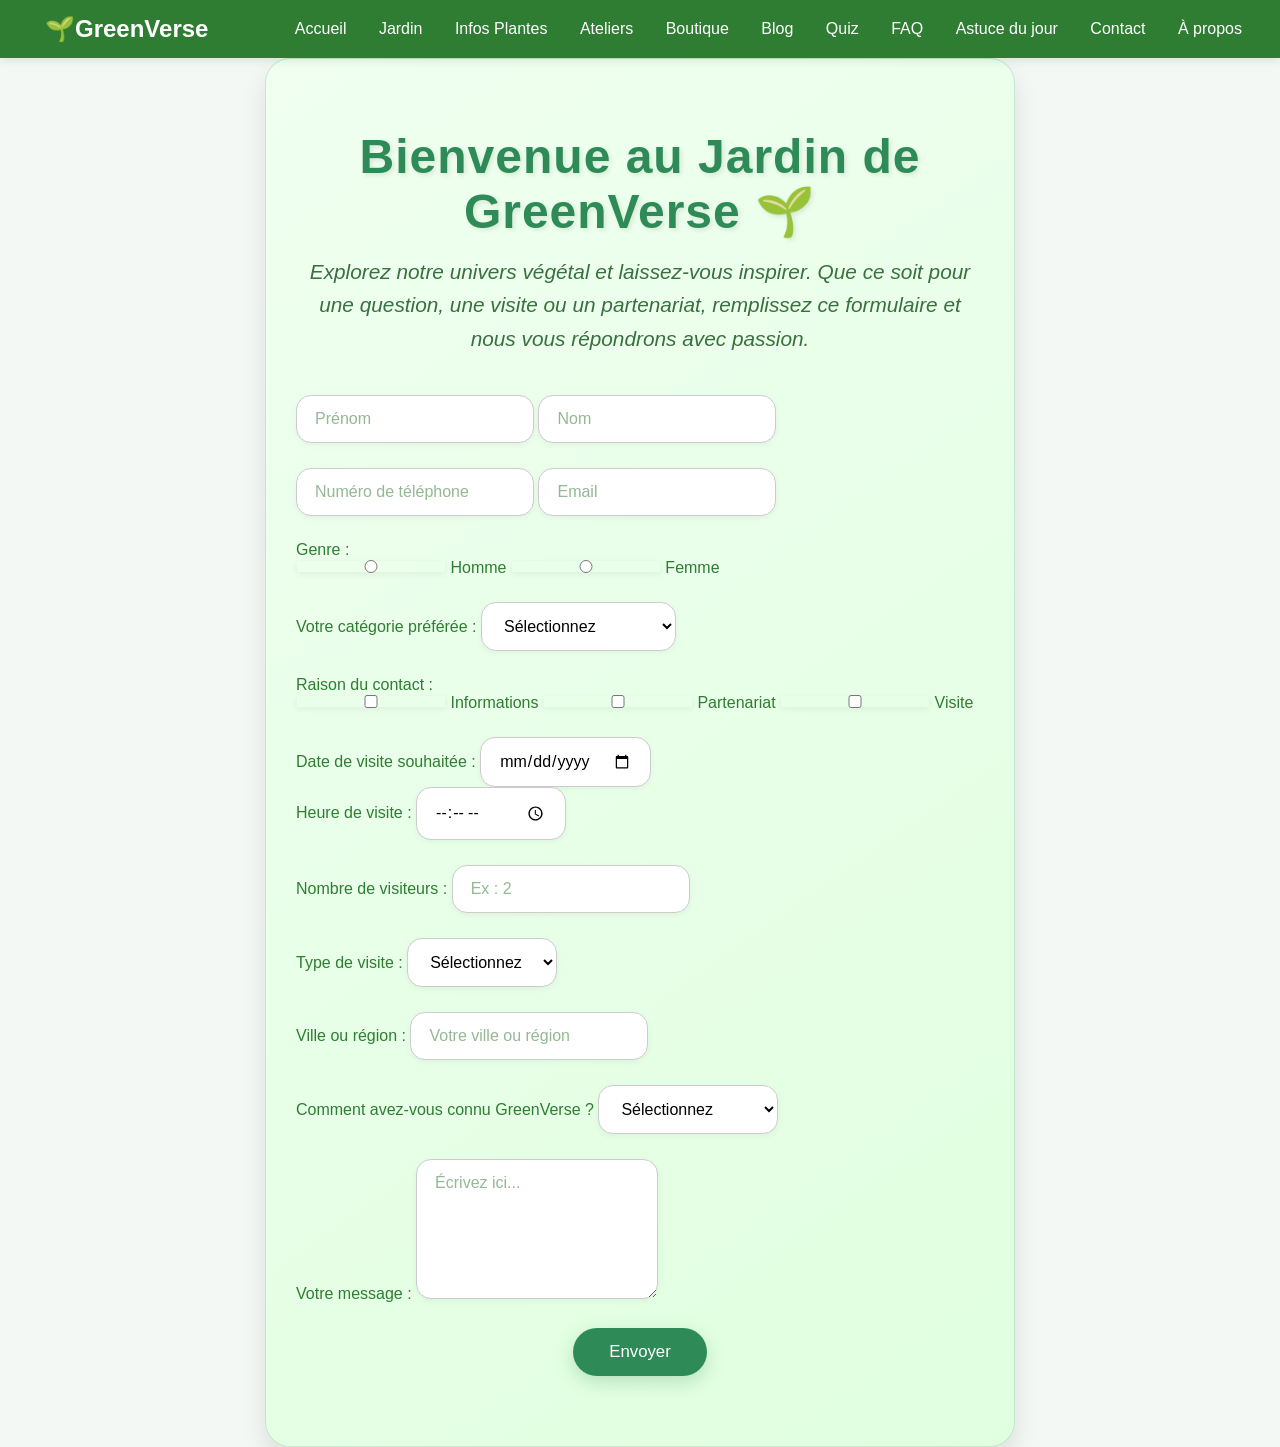
<file: projet jardin v2/projet jardin/contact.html>
<!DOCTYPE html>
<html lang="fr">
<head>
<meta charset="UTF-8">
<title>Contact - GreenVerse</title>
<link rel="stylesheet" href="style.css">
</head>
<body>
<!DOCTYPE html>
<html lang="fr">
<head>
<meta charset="UTF-8">
<title>Contact - GreenVerse</title>
<link rel="stylesheet" href="style.css">
</head>
<body>
<!-- NAVBAR -->
<nav class="navbar">
  <a href="index.html" class="logo"><span>🌱</span>GreenVerse</a>
  <div>
    <a href="index.html">Accueil</a>
    <a href="jardin.html">Jardin</a>
    <a href="tableaux.html">Infos Plantes</a>
    <a href="ateliers.html">Ateliers</a>
    <a href="shop.html">Boutique</a>
    <a href="blog.html">Blog</a>
    <a href="quiz.html">Quiz</a>
    <a href="faq.html">FAQ</a>
    <a href="astuce.html">Astuce du jour</a>
    <a href="contact.html">Contact</a>
    <a href="about.html" class="active">À propos</a>
  </div>
</nav>
<section class="contact-section">
  <h1>Bienvenue au Jardin de GreenVerse 🌱</h1>
  <p class="intro">
    Explorez notre univers végétal et laissez-vous inspirer. Que ce soit pour une question, une visite ou un partenariat, remplissez ce formulaire et nous vous répondrons avec passion.
  </p>

  <form>
    
    <!-- Nom et Prénom sur la même ligne -->
<div class="form-row">
  <input type="text" name="first_name" placeholder="Prénom" required>
  <input type="text" name="last_name" placeholder="Nom" required>
</div>

<!-- Numéro et Email sur la même ligne -->
<div class="form-row">
  <input type="tel" name="phone" placeholder="Numéro de téléphone">
  <input type="email" name="email" placeholder="Email" required>
</div>

    <!-- Genre -->
    <div class="form-group">
      <label>Genre :</label>
      <div class="radio-group">
        <label><input type="radio" name="gender" value="homme"> Homme</label>
        <label><input type="radio" name="gender" value="femme"> Femme</label>
      </div>
    </div>

    <!-- Catégorie préférée -->
    <div class="form-group">
      <label>Votre catégorie préférée :</label>
      <select name="category">
        <option value="">Sélectionnez</option>
        <option value="fleurs">Fleurs</option>
        <option value="potager">Plantes potagères</option>
        <option value="aromatiques">Aromatiques</option>
        <option value="arbustes">Arbustes</option>
        <option value="arbres">Arbres</option>
        <option value="aquatiques">Plantes aquatiques</option>
        <option value="grimpantes">Plantes grimpantes</option>
      </select>
    </div>

    <!-- Raison du contact -->
    <div class="form-group">
      <label>Raison du contact :</label>
      <div class="checkbox-group">
        <label><input type="checkbox" name="reason" value="infos"> Informations</label>
        <label><input type="checkbox" name="reason" value="partenariat"> Partenariat</label>
        <label><input type="checkbox" name="reason" value="visite"> Visite</label>      </div>
    </div>

    <!-- Date et Heure de visite -->
    <div class="form-row">
      <div class="form-group">
        <label>Date de visite souhaitée :</label>
        <input type="date" name="visit_date">
      </div>
      <div class="form-group">
        <label>Heure de visite :</label>
        <input type="time" name="visit_time">
      </div>
    </div>

    <!-- Nombre de visiteurs -->
    <div class="form-group">
      <label>Nombre de visiteurs :</label>
      <input type="number" name="guests" min="1" placeholder="Ex : 2">
    </div>

    <!-- Type de visite -->
    <div class="form-group">
      <label>Type de visite :</label>
      <select name="visit_type">
        <option value="">Sélectionnez</option>
        <option value="guidée">Guidée</option>
        <option value="libre">Libre</option>
      </select>
    </div>

    <!-- Ville ou région -->
    <div class="form-group">
      <label for="city">Ville ou région :</label>
      <input type="text" id="city" name="city" placeholder="Votre ville ou région">
    </div>

    <!-- Comment avez-vous connu GreenVerse ? -->
    <div class="form-group">
      <label for="source">Comment avez-vous connu GreenVerse ?</label>
      <select id="source" name="source">
        <option value="">Sélectionnez</option>
        <option value="reseaux">Réseaux sociaux</option>
        <option value="ami">Un ami</option>
        <option value="site">Site web</option>
        <option value="publicite">Publicité</option>
        <option value="autre">Autre</option>
      </select>
    </div>

    <!-- Message -->
    <div class="form-group">
      <label>Votre message :</label>
      <textarea name="message" placeholder="Écrivez ici..." required></textarea>
    </div>

    <!-- Bouton -->
    <div class="form-group">
      <button type="submit" class="btn">Envoyer</button>
    </div>
  </form>
</section>

</body>
</html>
</file>
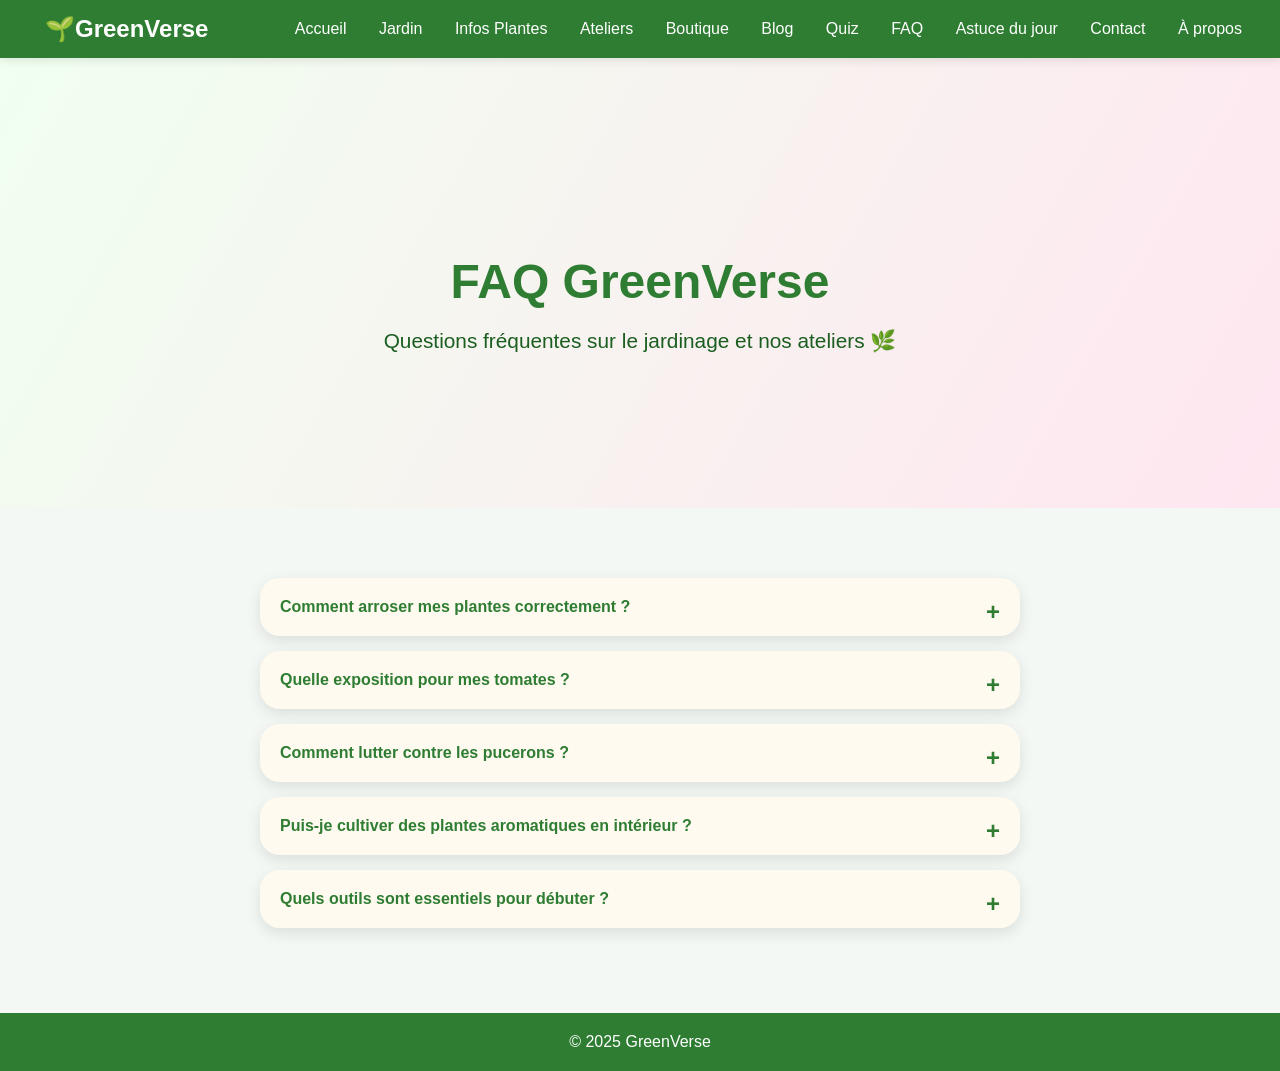
<file: projet jardin v2/projet jardin/faq.html>
<!DOCTYPE html>
<html lang="fr">
<head>
<meta charset="UTF-8">
<meta name="viewport" content="width=device-width, initial-scale=1.0">
<title>FAQ - GreenVerse</title>
<link rel="stylesheet" href="style.css">
<style>
/* =================== FAQ =================== */
.faq-hero {
  height: 50vh;
  display:flex;
  flex-direction:column;
  justify-content:center;
  align-items:center;
  text-align:center;
  position:relative;
  background: linear-gradient(120deg, #f0fff0, #ffe6f0);
  padding-top:70px;
}

.faq-hero h1 {
  font-size:3em;
  color:#2e7d32;
  margin-bottom:20px;
  font-family:'Poppins',sans-serif;
}

.faq-hero p {
  font-size:1.3em;
  color:#1b5e20;
}

 .faq-container {
  max-width: 800px;
  margin: 50px auto;
  padding: 20px;
}

.faq-item {
  background: #fffaf0;
  border-radius: 20px;
  margin-bottom: 15px;
  overflow: hidden;
  box-shadow: 0 5px 15px rgba(0,0,0,0.1);
}

.faq-item input {
  display: none;
}

.faq-item label {
  display: block;
  padding: 20px;
  font-weight: bold;
  cursor: pointer;
  color: #2e7d32;
  position: relative;
  transition: background 0.3s;
}

.faq-item label:hover {
  background: #f0ffe0;
}

.faq-item label::after {
  content: '+';
  position: absolute;
  right: 20px;
  font-size: 1.5em;
  transition: transform 0.3s;
}

.faq-item input:checked + label::after {
  content: '-';
}

.faq-item .answer {
  max-height: 0;
  overflow: hidden;
  padding: 0 20px;
  background: #e6ffe6;
  transition: max-height 0.5s ease, padding 0.5s ease;
}

.faq-item input:checked ~ .answer {
  max-height: 300px;
  padding: 15px 20px;
}

 
</style>
</head>
<body>

<!-- NAVBAR -->
<nav class="navbar">
  <a href="index.html" class="logo"><span>🌱</span>GreenVerse</a>
  <div>
    <a href="index.html">Accueil</a>
    <a href="jardin.html">Jardin</a>
    <a href="tableaux.html">Infos Plantes</a>
    <a href="ateliers.html">Ateliers</a>
    <a href="shop.html">Boutique</a>
    <a href="blog.html">Blog</a>
    <a href="quiz.html">Quiz</a>
    <a href="faq.html">FAQ</a>
    <a href="astuce.html">Astuce du jour</a>
    <a href="contact.html">Contact</a>
    <a href="about.html" class="active">À propos</a>
  </div>
</nav>

<!-- HERO -->
<section class="faq-hero">
  <h1>FAQ GreenVerse</h1>
  <p>Questions fréquentes sur le jardinage et nos ateliers 🌿</p>
</section>

<!-- FAQ -->
<section class="faq-container">

  <!-- Question 1 -->
  <div class="faq-item">
    <input type="checkbox" id="q1">
    <label for="q1">Comment arroser mes plantes correctement ?</label>
    <div class="answer">
      <p>Il est recommandé d'arroser le matin ou en fin de journée pour éviter l'évaporation. La quantité dépend de la plante et du type de sol.</p>
    </div>
  </div>

  <!-- Question 2 -->
  <div class="faq-item">
    <input type="checkbox" id="q2">
    <label for="q2">Quelle exposition pour mes tomates ?</label>
    <div class="answer">
      <p>Les tomates ont besoin de plein soleil : au moins 6 à 8 heures par jour.</p>
    </div>
  </div>

  <!-- Question 3 -->
  <div class="faq-item">
    <input type="checkbox" id="q3">
    <label for="q3">Comment lutter contre les pucerons ?</label>
    <div class="answer">
      <p>Vous pouvez utiliser des insectes auxiliaires comme les coccinelles ou pulvériser une solution naturelle à base de savon noir.</p>
    </div>
  </div>

  <!-- Question 4 -->
  <div class="faq-item">
    <input type="checkbox" id="q4">
    <label for="q4">Puis-je cultiver des plantes aromatiques en intérieur ?</label>
    <div class="answer">
      <p>Oui, placez-les près d'une fenêtre bien exposée à la lumière et utilisez un pot avec un bon drainage.</p>
    </div>
  </div>

  <!-- Question 5 -->
  <div class="faq-item">
    <input type="checkbox" id="q5">
    <label for="q5">Quels outils sont essentiels pour débuter ?</label>
    <div class="answer">
      <p>Un arrosoir, une petite pelle, un râteau, des gants et éventuellement un sécateur suffisent pour commencer.</p>
    </div>
  </div>

</section>

<footer>© 2025 GreenVerse</footer>
</body>
</html>
</file>
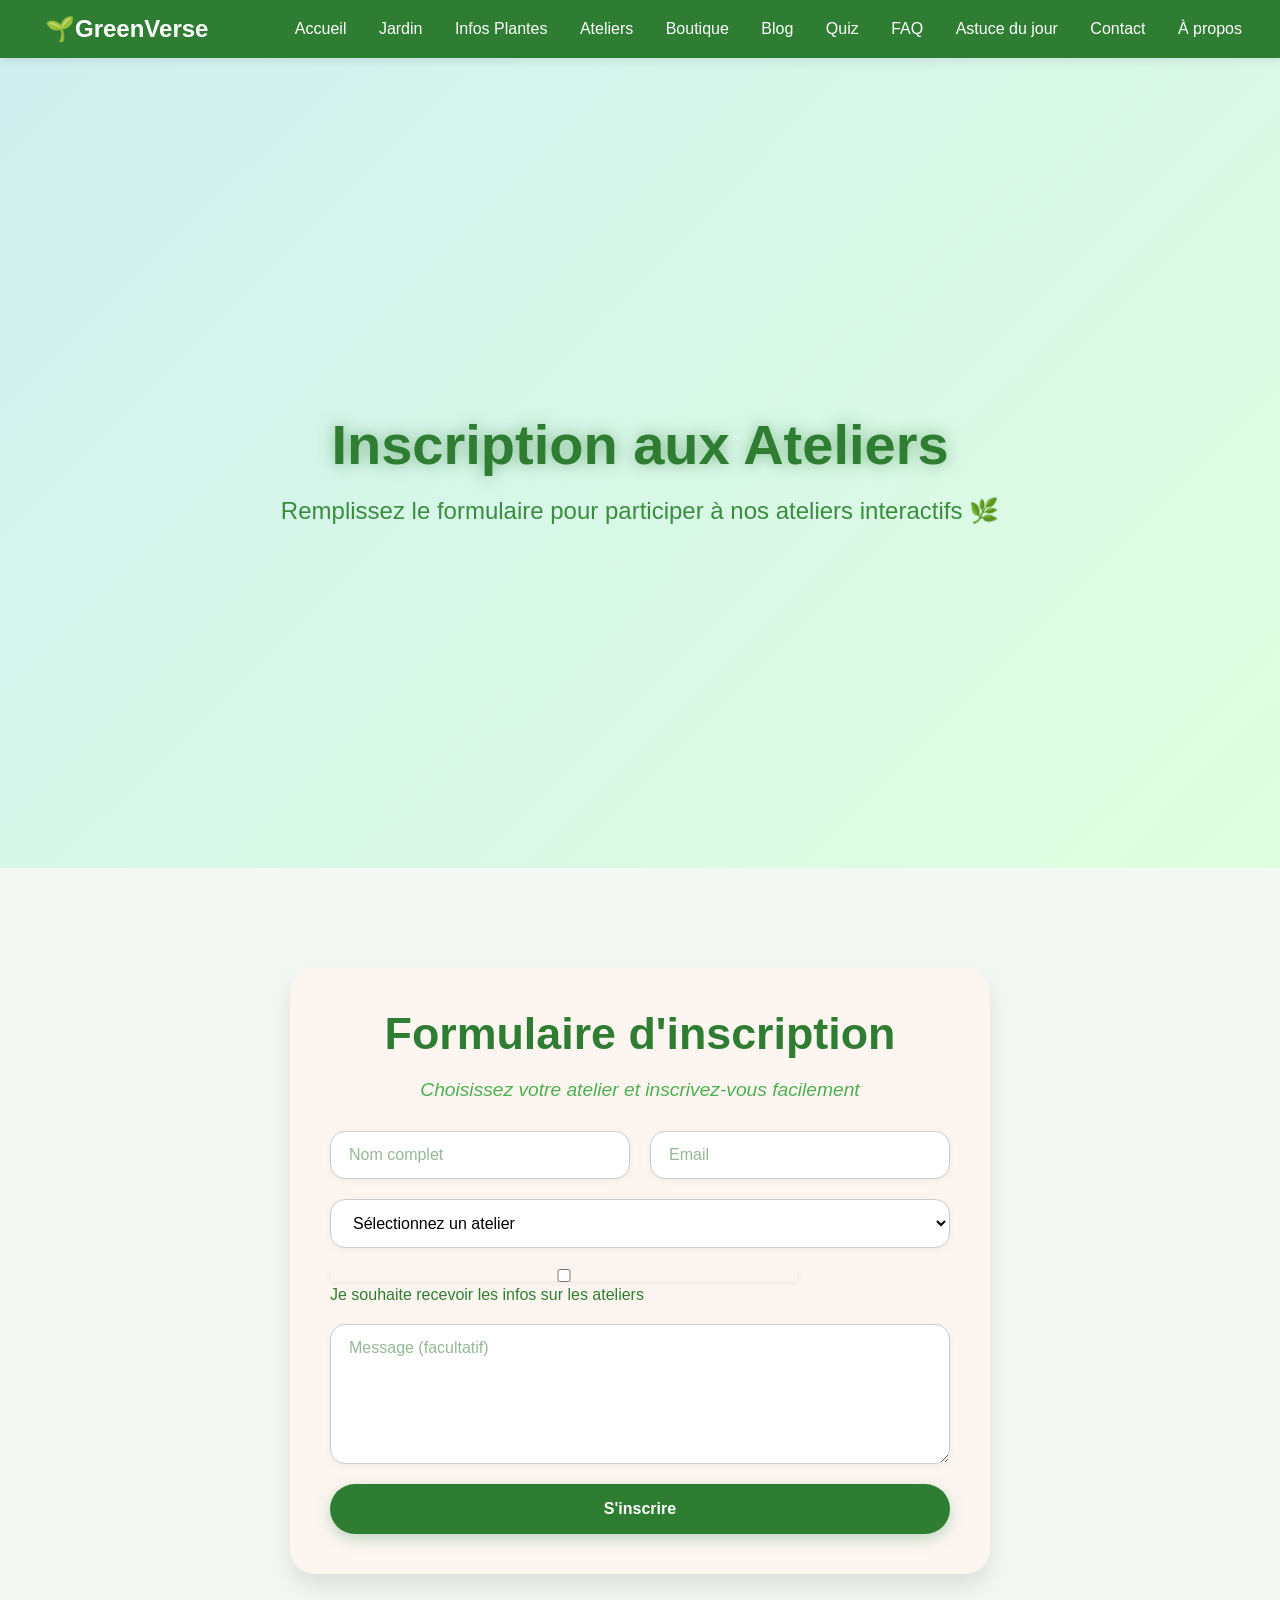
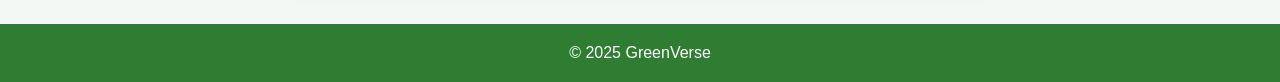
<file: projet jardin v2/projet jardin/inscription.html>
<!DOCTYPE html>
<html lang="fr">
<head>
<meta charset="UTF-8">
<meta name="viewport" content="width=device-width, initial-scale=1.0">
<title>Inscription - GreenVerse</title>
<link rel="stylesheet" href="style.css">
<style>
/* =================== PAGE INSCRIPTION =================== */
.inscription-section {
  max-width: 700px;
  margin: 100px auto 50px auto;
  padding: 40px;
  background: #FDF6F0;
  border-radius: 25px;
  box-shadow: 0 12px 25px rgba(0,0,0,0.1);
}

.inscription-section h1 {
  text-align: center;
  color: #2e7d32;
  font-size: 2.8em;
  margin-bottom: 20px;
  font-family: 'Poppins', sans-serif;
}

.inscription-section p {
  text-align: center;
  font-size: 1.2em;
  color: #4CAF50;
  margin-bottom: 30px;
  font-style: italic;
}

form {
  display: flex;
  flex-direction: column;
  gap: 20px;
}

.form-row {
  display: flex;
  gap: 20px;
  flex-wrap: wrap;
}

input, select, textarea, button {
  width: 100%;
  padding: 14px 18px;
  border-radius: 15px;
  border: 1px solid #ccc;
  font-size: 1em;
  transition: all 0.3s ease;
  outline: none;
}

input:focus, select:focus, textarea:focus {
  border-color: #2e7d32;
  box-shadow: 0 0 12px rgba(46,139,87,0.25);
  transform: translateY(-2px);
}

button {
  background: #2e7d32;
  color: white;
  padding: 16px 32px;
  border-radius: 35px;
  font-weight: bold;
  border: none;
  cursor: pointer;
  font-size: 1em;
  transition: all 0.3s ease;
  box-shadow: 0 5px 15px rgba(46,139,87,0.3);
}

button:hover {
  background: #1f6f43;
  transform: scale(1.08) translateY(-2px);
  box-shadow: 0 8px 20px rgba(46,139,87,0.4);
}

/* Responsive */
@media (max-width: 600px) {
  .form-row { flex-direction: column; }
}
</style>
</head>
<body>

<!-- NAVBAR -->
<nav class="navbar">
  <a href="index.html" class="logo"><span>🌱</span>GreenVerse</a>
  <div>
    <a href="index.html">Accueil</a>
    <a href="jardin.html">Jardin</a>
    <a href="tableaux.html">Infos Plantes</a>
    <a href="ateliers.html">Ateliers</a>
    <a href="shop.html">Boutique</a>
    <a href="blog.html">Blog</a>
    <a href="quiz.html">Quiz</a>
    <a href="faq.html">FAQ</a>
    <a href="astuce.html">Astuce du jour</a>
    <a href="contact.html">Contact</a>
    <a href="about.html" class="active">À propos</a>
  </div>
</nav>

<!-- HERO -->
<section class="hero">
  <h1>Inscription aux Ateliers</h1>
  <p>Remplissez le formulaire pour participer à nos ateliers interactifs 🌿</p>
</section>

<!-- FORMULAIRE D'INSCRIPTION -->
<section class="inscription-section">
  <h1>Formulaire d'inscription</h1>
  <p>Choisissez votre atelier et inscrivez-vous facilement</p>
  
  <form action="#" method="post">
    <div class="form-row">
      <input type="text" name="nom" placeholder="Nom complet" required>
      <input type="email" name="email" placeholder="Email" required>
    </div>

    <div class="form-row">
      <select name="atelier" required>
        <option value="">Sélectionnez un atelier</option>
        <option value="fleurs">Création de bouquet</option>
        <option value="potager">Plantes potagères</option>
        <option value="aromatiques">Plantes aromatiques</option>
         <option value="arbres">Arbres fruitiers</option>
        <option value="aquatiques">Plantes aquatiques</option>
        <option value="grimpantes">Plantes grimpantes</option>
      </select>
    </div>

    <div class="form-row">
      <label><input type="checkbox" name="newsletter"> Je souhaite recevoir les infos sur les ateliers</label>
    </div>

    <div class="form-row">
      <textarea name="message" placeholder="Message (facultatif)"></textarea>
    </div>

    <button type="submit">S'inscrire</button>
  </form>
</section>

<footer>© 2025 GreenVerse</footer>
</body>
</html>
</file>
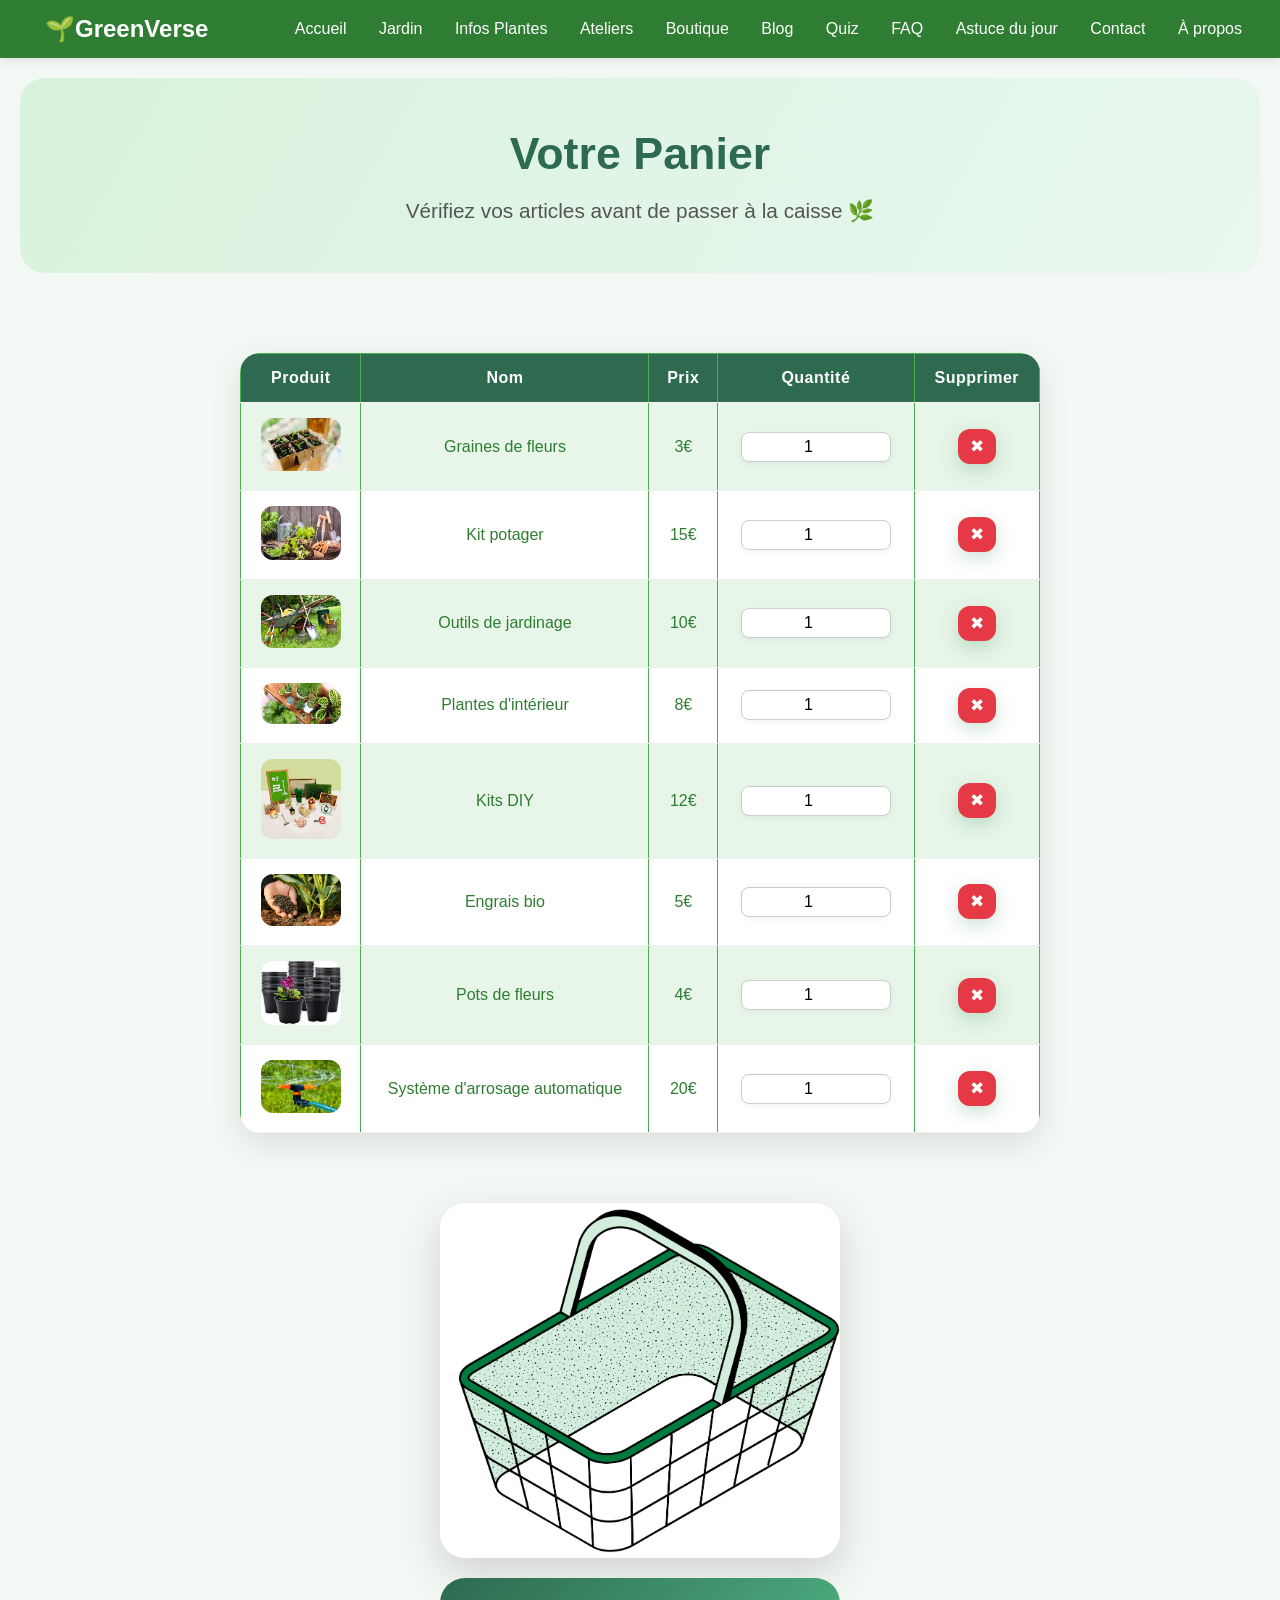
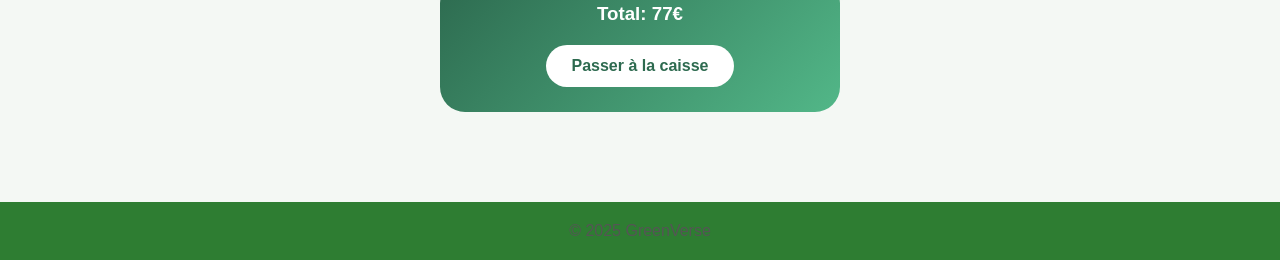
<file: projet jardin v2/projet jardin/panier.html>
<!DOCTYPE html>
<html lang="fr">
<head>
<meta charset="UTF-8">
<meta name="viewport" content="width=device-width, initial-scale=1.0">
<title>Panier - GreenVerse</title>
<link rel="stylesheet" href="style.css">
<style>

/* ===== HERO ===== */
.cart-hero {
    display:flex;
    justify-content:center;
    align-items:center;
    padding:50px;
    background: linear-gradient(120deg, #d8f3dc, #e9f7ef); /* vert clair */
    border-radius:25px;
    margin:20px;
    text-align:center;
}
.cart-hero h1 { font-size:2.8em; margin-bottom:20px; color:#2d6a4f; } /* vert foncé */
.cart-hero p { font-size:1.3em; color:#555; }

/* ===== PANIER ===== */
.cart-container {
    display:flex;
    justify-content:center;
    align-items:flex-start;
    gap:50px;
    flex-wrap:wrap;
    padding:20px;
    margin:20px;
}

/* ===== TABLEAU ===== */
.cart-table {
    width:800px;
    border-collapse: collapse;
    background:#fff;
    border-radius:20px;
    overflow:hidden;
    box-shadow:0 10px 30px rgba(0,0,0,0.1);
}
.cart-table th, .cart-table td {
    padding:15px;
    text-align:center;
    border-bottom:1px solid #f0f0f5;
}
.cart-table th {
    background:#2d6a4f; /* vert foncé */
    color:white;
    font-weight:600;
    letter-spacing:0.5px;
}
.cart-table td img { width:80px; border-radius:12px; }
.cart-table tr:hover { background:#e9f7ef; } /* vert très clair */

/* ===== INPUT NUMBER ===== */
.qty-input {
    width:60px;
    padding:5px;
    border-radius:8px;
    border:1px solid #ccc;
    text-align:center;
    font-size:1em;
}

/* ===== BOUTON SUPPRIMER ===== */
.remove-btn {
    background:#e63946; /* rouge doux */
    color:white;
    padding:7px 12px;
    border-radius:12px;
    cursor:pointer;
}
.remove-btn:hover { background:#d62839; }

/* ===== TOTAL ===== */
.cart-summary {
    width:400px;
    background: linear-gradient(135deg, #2d6a4f, #52b788); /* vert foncé -> vert clair */
    padding:25px 20px;
    border-radius:25px;
    color:white;
    text-align:center;
    
}
.cart-summary h3 { margin-bottom:20px; }
.cart-summary a {
    display:inline-block;
    padding:12px 25px;
    background:white;
    color:#2d6a4f;
    font-weight:bold;
    border-radius:30px;
    transition:0.3s;
}
.cart-summary a:hover { background:#d8f3dc; }

.cart-image {
    width: 400px;
    height: auto;
    border-radius: 25px;
    box-shadow: 0 15px 40px rgba(0,0,0,0.15);
    display:block;
    margin: 0 auto 20px auto;  
}
 html, body {
    height: 100%;
    margin: 0;
    display: flex;
    flex-direction: column;
}

body > .cart-container {
    flex: 1; 
}




</style>
</head>
<body>


<!-- NAVBAR -->
<nav class="navbar">
  <a href="index.html" class="logo"><span>🌱</span>GreenVerse</a>
  <div>
    <a href="index.html">Accueil</a>
    <a href="jardin.html">Jardin</a>
    <a href="tableaux.html">Infos Plantes</a>
    <a href="ateliers.html">Ateliers</a>
    <a href="shop.html">Boutique</a>
    <a href="blog.html">Blog</a>
    <a href="quiz.html">Quiz</a>
    <a href="faq.html">FAQ</a>
    <a href="astuce.html">Astuce du jour</a>
    <a href="contact.html">Contact</a>
    <a href="about.html" class="active">À propos</a>
  </div>
</nav>

<!-- HERO -->
<section class="cart-hero">
  <div>
    <h1>Votre Panier</h1>
    <p>Vérifiez vos articles avant de passer à la caisse 🌿</p>
  </div>
</section>

<!-- PANIER + IMAGE -->
<div class="cart-container">

  <!-- TABLEAU PANIER -->
  <table class="cart-table">
    <tr>
      <th>Produit</th>
      <th>Nom</th>
      <th>Prix</th>
      <th>Quantité</th>
      <th>Supprimer</th>
    </tr>
    <tr>
      <td><img src="images/garaines.jpg" alt="Graines"></td>
      <td>Graines de fleurs</td>
      <td>3€</td>
      <td><input type="number" min="1" value="1" class="qty-input"></td>
      <td><button class="remove-btn">✖</button></td>
    </tr>
    <tr>
      <td><img src="images/kit.jpg" alt="Kit Potager"></td>
      <td>Kit potager</td>
      <td>15€</td>
      <td><input type="number" min="1" value="1" class="qty-input"></td>
      <td><button class="remove-btn">✖</button></td>
    </tr>
    <tr>
      <td><img src="images/outils.jpg" alt="Outils"></td>
      <td>Outils de jardinage</td>
      <td>10€</td>
      <td><input type="number" min="1" value="1" class="qty-input"></td>
      <td><button class="remove-btn">✖</button></td>
    </tr>
    <tr>
      <td><img src="images/plantes interieur.jpg" alt="Plantes d'intérieur"></td>
      <td>Plantes d'intérieur</td>
      <td>8€</td>
      <td><input type="number" min="1" value="1" class="qty-input"></td>
      <td><button class="remove-btn">✖</button></td>
    </tr>
    <tr>
      <td><img src="images/kit2.avif" alt="Kits DIY"></td>
      <td>Kits DIY</td>
      <td>12€</td>
      <td><input type="number" min="1" value="1" class="qty-input"></td>
      <td><button class="remove-btn">✖</button></td>
    </tr>
    <tr>
      <td><img src="images/engrais bio.jpg" alt="Engrais bio"></td>
      <td>Engrais bio</td>
      <td>5€</td>
      <td><input type="number" min="1" value="1" class="qty-input"></td>
      <td><button class="remove-btn">✖</button></td>
    </tr>
    <tr>
      <td><img src="images/pots.jpg" alt="Pots de fleurs"></td>
      <td>Pots de fleurs</td>
      <td>4€</td>
      <td><input type="number" min="1" value="1" class="qty-input"></td>
      <td><button class="remove-btn">✖</button></td>
    </tr>
    <tr>
      <td><img src="images/sao.jpg" alt="Système d'arrosage automatique"></td>
      <td>Système d'arrosage automatique</td>
      <td>20€</td>
      <td><input type="number" min="1" value="1" class="qty-input"></td>
      <td><button class="remove-btn">✖</button></td>
    </tr>
  </table>

  <!-- IMAGE + TOTAL -->
<div>
  <img src="images/panier.png" alt="Panier" class="cart-image">
  <div class="cart-summary">
    <h3>Total: 77€</h3>
    <a href="#">Passer à la caisse</a>
  </div>
</div>


</div>

<footer style="text-align:center; margin:50px 0; color:#555;">© 2025 GreenVerse</footer>

</body>
</html>
</file>
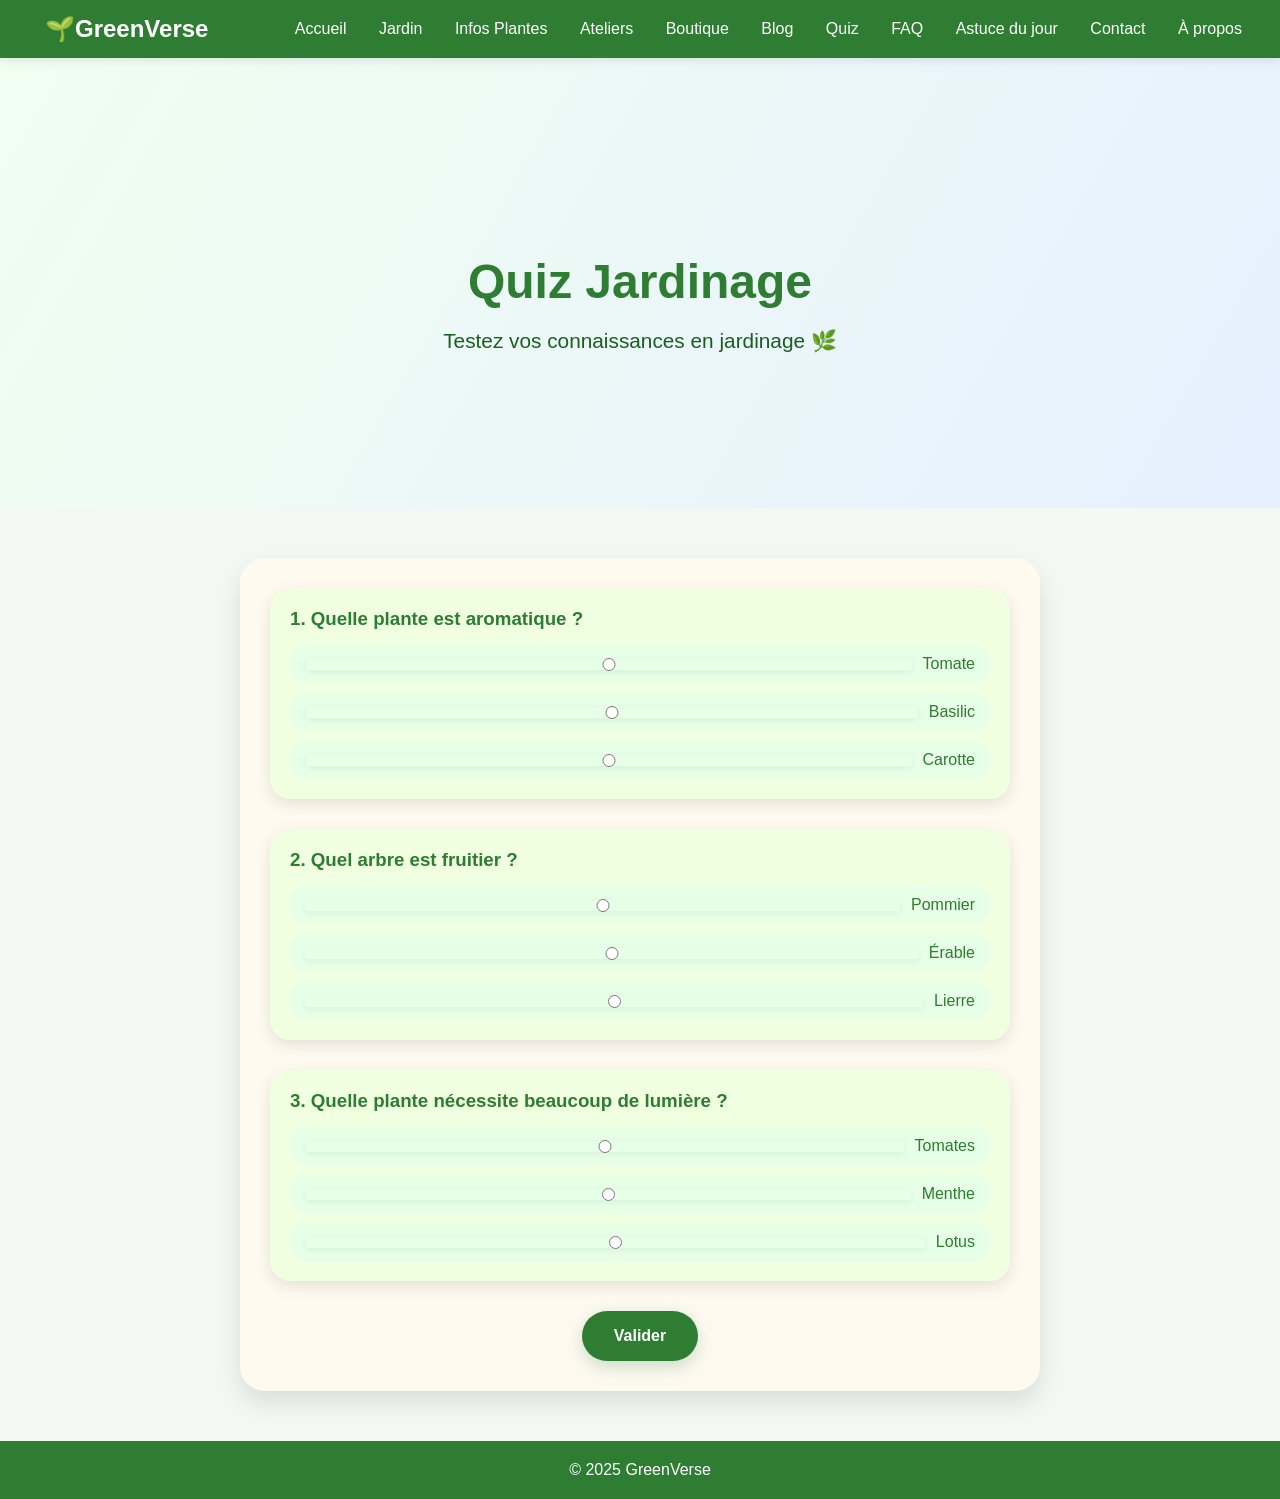
<file: projet jardin v2/projet jardin/quiz.html>
<!DOCTYPE html>
<html lang="fr">
<head>
<meta charset="UTF-8">
<meta name="viewport" content="width=device-width, initial-scale=1.0">
<title>Quiz Jardinage - GreenVerse</title>
<link rel="stylesheet" href="style.css">
<style>
/* =================== QUIZ =================== */
.quiz-hero {
  height: 50vh;
  display:flex;
  flex-direction:column;
  justify-content:center;
  align-items:center;
  text-align:center;
  position:relative;
  background: linear-gradient(120deg, #f0fff0, #e6f0ff);
  padding-top:70px;
}

.quiz-hero h1 {
  font-size:3em;
  color:#2e7d32;
  margin-bottom:20px;
  font-family:'Poppins',sans-serif;
}

.quiz-hero p {
  font-size:1.3em;
  color:#1b5e20;
}

/* QUIZ CARDS */
.quiz-container {
  max-width: 800px;
  margin: 50px auto;
  padding: 30px;
  background: #fffaf0;
  border-radius: 25px;
  box-shadow: 0 12px 25px rgba(0,0,0,0.1);
  display: flex;
  flex-direction: column;
  gap: 30px;
}

.quiz-question {
  background: #f0ffe0;
  padding: 20px;
  border-radius: 20px;
  box-shadow: 0 5px 15px rgba(0,0,0,0.1);
}

.quiz-question h3 {
  color: #2e7d32;
  margin-bottom: 15px;
}

.options {
  display: flex;
  flex-direction: column;
  gap: 10px;
}

.options label {
  background: #e6ffe6;
  padding: 10px 15px;
  border-radius: 15px;
  cursor: pointer;
  transition: 0.3s;
  display: flex;
  align-items: center;
  gap: 10px;
}

.options input[type="radio"] {
  cursor: pointer;
}

.options label:hover {
  background: #d4f5c4;
  transform: translateY(-2px);
}

/* BOUTON SUBMIT */
button {
  background: #2e7d32;
  color: white;
  padding: 16px 32px;
  border-radius: 35px;
  font-weight: bold;
  border: none;
  cursor: pointer;
  font-size: 1em;
  transition: all 0.3s ease;
  align-self: center;
}

button:hover {
  background: #1f6f43;
  transform: scale(1.08) translateY(-2px);
}

/* FEEDBACK */
.feedback {
  display: none;
  margin-top: 10px;
  font-weight: bold;
}

input:checked + span.correct ~ .feedback.correct {
  display: block;
  color: #2e7d32;
}

input:checked + span.incorrect ~ .feedback.incorrect {
  display: block;
  color: #c62828;
}

/* Responsive */
@media (max-width: 600px) {
  .quiz-container { padding: 20px; }
}
</style>
</head>
<body>

<!-- NAVBAR -->
<nav class="navbar">
  <a href="index.html" class="logo"><span>🌱</span>GreenVerse</a>
  <div>
    <a href="index.html">Accueil</a>
    <a href="jardin.html">Jardin</a>
    <a href="tableaux.html">Infos Plantes</a>
    <a href="ateliers.html">Ateliers</a>
    <a href="shop.html">Boutique</a>
    <a href="blog.html">Blog</a>
    <a href="quiz.html">Quiz</a>
    <a href="faq.html">FAQ</a>
    <a href="astuce.html">Astuce du jour</a>
    <a href="contact.html">Contact</a>
    <a href="about.html" class="active">À propos</a>
  </div>
</nav>
<!-- HERO -->
<section class="quiz-hero">
  <h1>Quiz Jardinage</h1>
  <p>Testez vos connaissances en jardinage 🌿</p>
</section>

<!-- QUIZ -->
<section class="quiz-container">

  <!-- Question 1 -->
  <div class="quiz-question">
    <h3>1. Quelle plante est aromatique ?</h3>
    <div class="options">
      <label><input type="radio" name="q1"><span class="incorrect">Tomate</span><div class="feedback incorrect">Incorrect</div></label>
      <label><input type="radio" name="q1"><span class="correct">Basilic</span><div class="feedback correct">Correct ! 🌿</div></label>
      <label><input type="radio" name="q1"><span class="incorrect">Carotte</span><div class="feedback incorrect">Incorrect</div></label>
    </div>
  </div>

  <!-- Question 2 -->
  <div class="quiz-question">
    <h3>2. Quel arbre est fruitier ?</h3>
    <div class="options">
      <label><input type="radio" name="q2"><span class="correct">Pommier</span><div class="feedback correct">Correct ! 🍏</div></label>
      <label><input type="radio" name="q2"><span class="incorrect">Érable</span><div class="feedback incorrect">Incorrect</div></label>
      <label><input type="radio" name="q2"><span class="incorrect">Lierre</span><div class="feedback incorrect">Incorrect</div></label>
    </div>
  </div>

  <!-- Question 3 -->
  <div class="quiz-question">
    <h3>3. Quelle plante nécessite beaucoup de lumière ?</h3>
    <div class="options">
      <label><input type="radio" name="q3"><span class="correct">Tomates</span><div class="feedback correct">Correct ! ☀️</div></label>
      <label><input type="radio" name="q3"><span class="incorrect">Menthe</span><div class="feedback incorrect">Incorrect</div></label>
      <label><input type="radio" name="q3"><span class="incorrect">Lotus</span><div class="feedback incorrect">Incorrect</div></label>
    </div>
  </div>

  <button type="button" onclick="alert('Ceci est un quiz CSS-only. Pour un vrai scoring, JavaScript est nécessaire')">Valider</button>
</section>

<footer>© 2025 GreenVerse</footer>
</body>
</html>
</file>
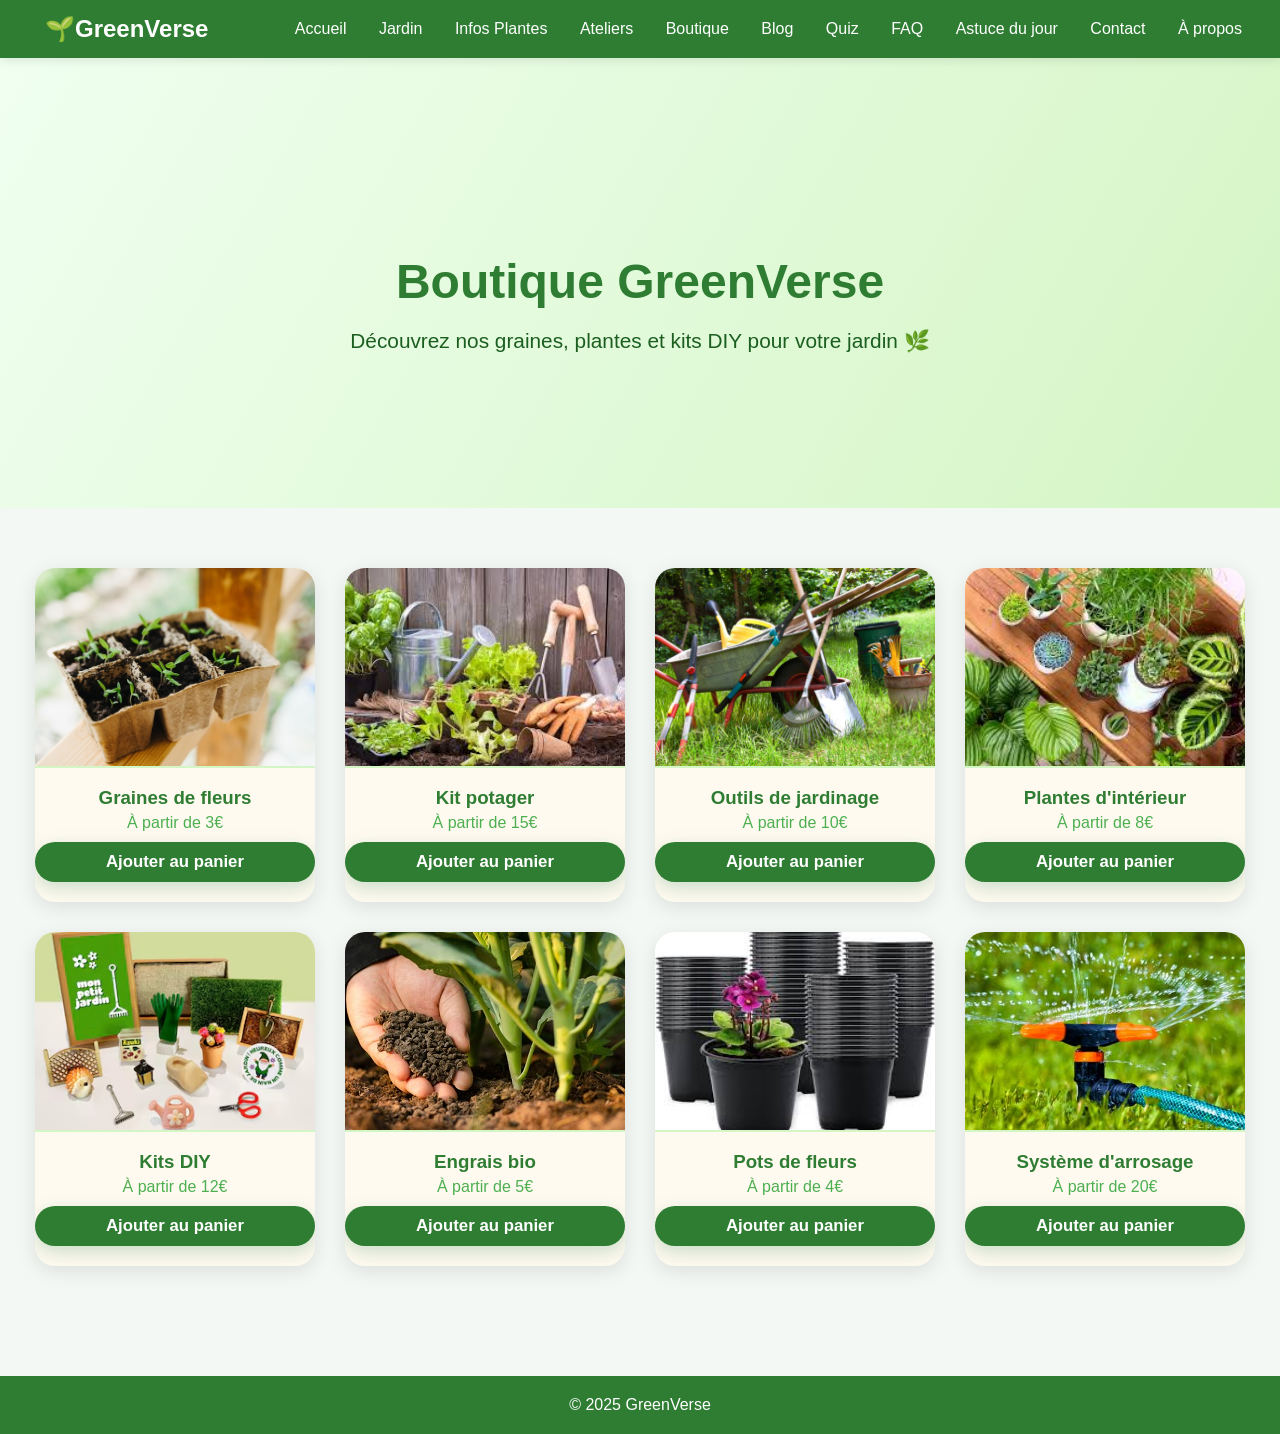
<file: projet jardin v2/projet jardin/shop.html>
<!DOCTYPE html>
<html lang="fr">
<head>
<meta charset="UTF-8">
<meta name="viewport" content="width=device-width, initial-scale=1.0">
<title>Boutique - GreenVerse</title>
<link rel="stylesheet" href="style.css">
<style>
/* =================== BOUTIQUE / SHOP =================== */
.shop-hero {
  height: 50vh;
  display:flex;
  flex-direction:column;
  justify-content:center;
  align-items:center;
  text-align:center;
  position:relative;
  background: linear-gradient(120deg, #f0fff0, #d4f5c4);
  padding-top:70px;
}

.shop-hero h1 {
  font-size:3em;
  color:#2e7d32;
  margin-bottom:20px;
  font-family:'Poppins',sans-serif;
}

.shop-hero p {
  font-size:1.3em;
  color:#1b5e20;
}

/* CARTES PRODUITS */
.products-container {
  display:flex;
  flex-wrap:wrap;
  justify-content:center;
  gap:30px;
  padding:60px 20px;
}

.product-card {
  width: 280px;
  background: #fffaf0;
  border-radius:20px;
  box-shadow:0 5px 20px rgba(0,0,0,0.1);
  overflow:hidden;
  transition: transform 0.5s, box-shadow 0.5s;
  text-align:center;
  padding-bottom:20px;
}

.product-card:hover {
  transform: scale(1.05);
  box-shadow:0 15px 35px rgba(0,0,0,0.3);
}

.product-card img {
  width:100%;
  height:200px;
  object-fit: cover;
  border-bottom: 2px solid #d4f5c4;
  transition: transform 0.3s;
}

.product-card:hover img {
  transform: scale(1.05);
}

.product-card h3 {
  color:#2e7d32;
  margin:15px 0 5px 0;
  font-family:'Poppins',sans-serif;
}

.product-card p {
  color:#4CAF50;
  font-size:1em;
  margin-bottom:10px;
}

.product-card .btn {
  background:#2e7d32;
  color:white;
  padding:10px 20px;
  border-radius:25px;
  font-weight:bold;
  text-decoration:none;
  transition:0.3s;
}

.product-card .btn:hover {
  background:#1f6f43;
  transform: scale(1.05);
}

/* Responsive */
@media (max-width: 600px) {
  .products-container { flex-direction: column; align-items:center; }
}
</style>
</head>
<body>

<!-- NAVBAR -->
<nav class="navbar">
  <a href="index.html" class="logo"><span>🌱</span>GreenVerse</a>
  <div>
    <a href="index.html">Accueil</a>
    <a href="jardin.html">Jardin</a>
    <a href="tableaux.html">Infos Plantes</a>
    <a href="ateliers.html">Ateliers</a>
    <a href="shop.html">Boutique</a>
    <a href="blog.html">Blog</a>
    <a href="quiz.html">Quiz</a>
    <a href="faq.html">FAQ</a>
    <a href="astuce.html">Astuce du jour</a>
    <a href="contact.html">Contact</a>
    <a href="about.html" class="active">À propos</a>
  </div>
</nav>

<!-- HERO -->
<section class="shop-hero">
  <h1>Boutique GreenVerse</h1>
  <p>Découvrez nos graines, plantes et kits DIY pour votre jardin 🌿</p>
</section>

<!-- PRODUITS -->
<section class="products-container">
  
  <!-- Produit 1 -->
  <div class="product-card">
    <img src="images/garaines.jpg" alt="Graines">
    <h3>Graines de fleurs</h3>
    <p>À partir de 3€</p>
    <a href="panier.html" class="btn">Ajouter au panier</a>
  </div>

  <!-- Produit 2 -->
  <div class="product-card">
    <img src="images/kit.jpg" alt="Kit Potager">
    <h3>Kit potager</h3>
    <p>À partir de 15€</p>
    <a href="panier.html" class="btn">Ajouter au panier</a>
  </div>

  <!-- Produit 3 -->
  <div class="product-card">
    <img src="images/outils.jpg"  alt="Outils">
    <h3>Outils de jardinage</h3>
    <p>À partir de 10€</p>
    <a href="panier.html" class="btn">Ajouter au panier</a>
  </div>

  <!-- Produit 4 -->
  <div class="product-card">
    <img src="images/plantes interieur.jpg" alt="Plantes d'intérieur">
    <h3>Plantes d'intérieur</h3>
    <p>À partir de 8€</p>
    <a href="panier.html" class="btn">Ajouter au panier</a>
  </div>

  <!-- Produit 5 -->
  <div class="product-card">
    <img src="images/kit2.avif" alt="Kits DIY">
    <h3>Kits DIY</h3>
    <p>À partir de 12€</p>
    <a href="panier.html" class="btn">Ajouter au panier</a>
  </div>
  <!-- Produit 6 -->
  <div class="product-card">
    <img src="images/engrais bio.jpg" alt="Engrais bio">
    <h3>Engrais bio</h3>
    <p>À partir de 5€</p>
    <a href="panier.html" class="btn">Ajouter au panier</a>
  </div>

  <!-- Produit 7 -->
  <div class="product-card">
    <img src="images/pots.jpg" alt="Pots de fleurs">
    <h3>Pots de fleurs</h3>
    <p>À partir de 4€</p>
    <a href="panier.html" class="btn">Ajouter au panier</a>
  </div>

  <!-- Produit 8 -->
  <div class="product-card">
    <img src="images/sao.jpg"  alt="Système d'arrosage">
    <h3>Système d'arrosage </h3>
    <p>À partir de 20€</p>
    <a href="panier.html" class="btn">Ajouter au panier</a>
  </div>

</section>

<footer>© 2025 GreenVerse</footer>
</body>
</html>
</file>
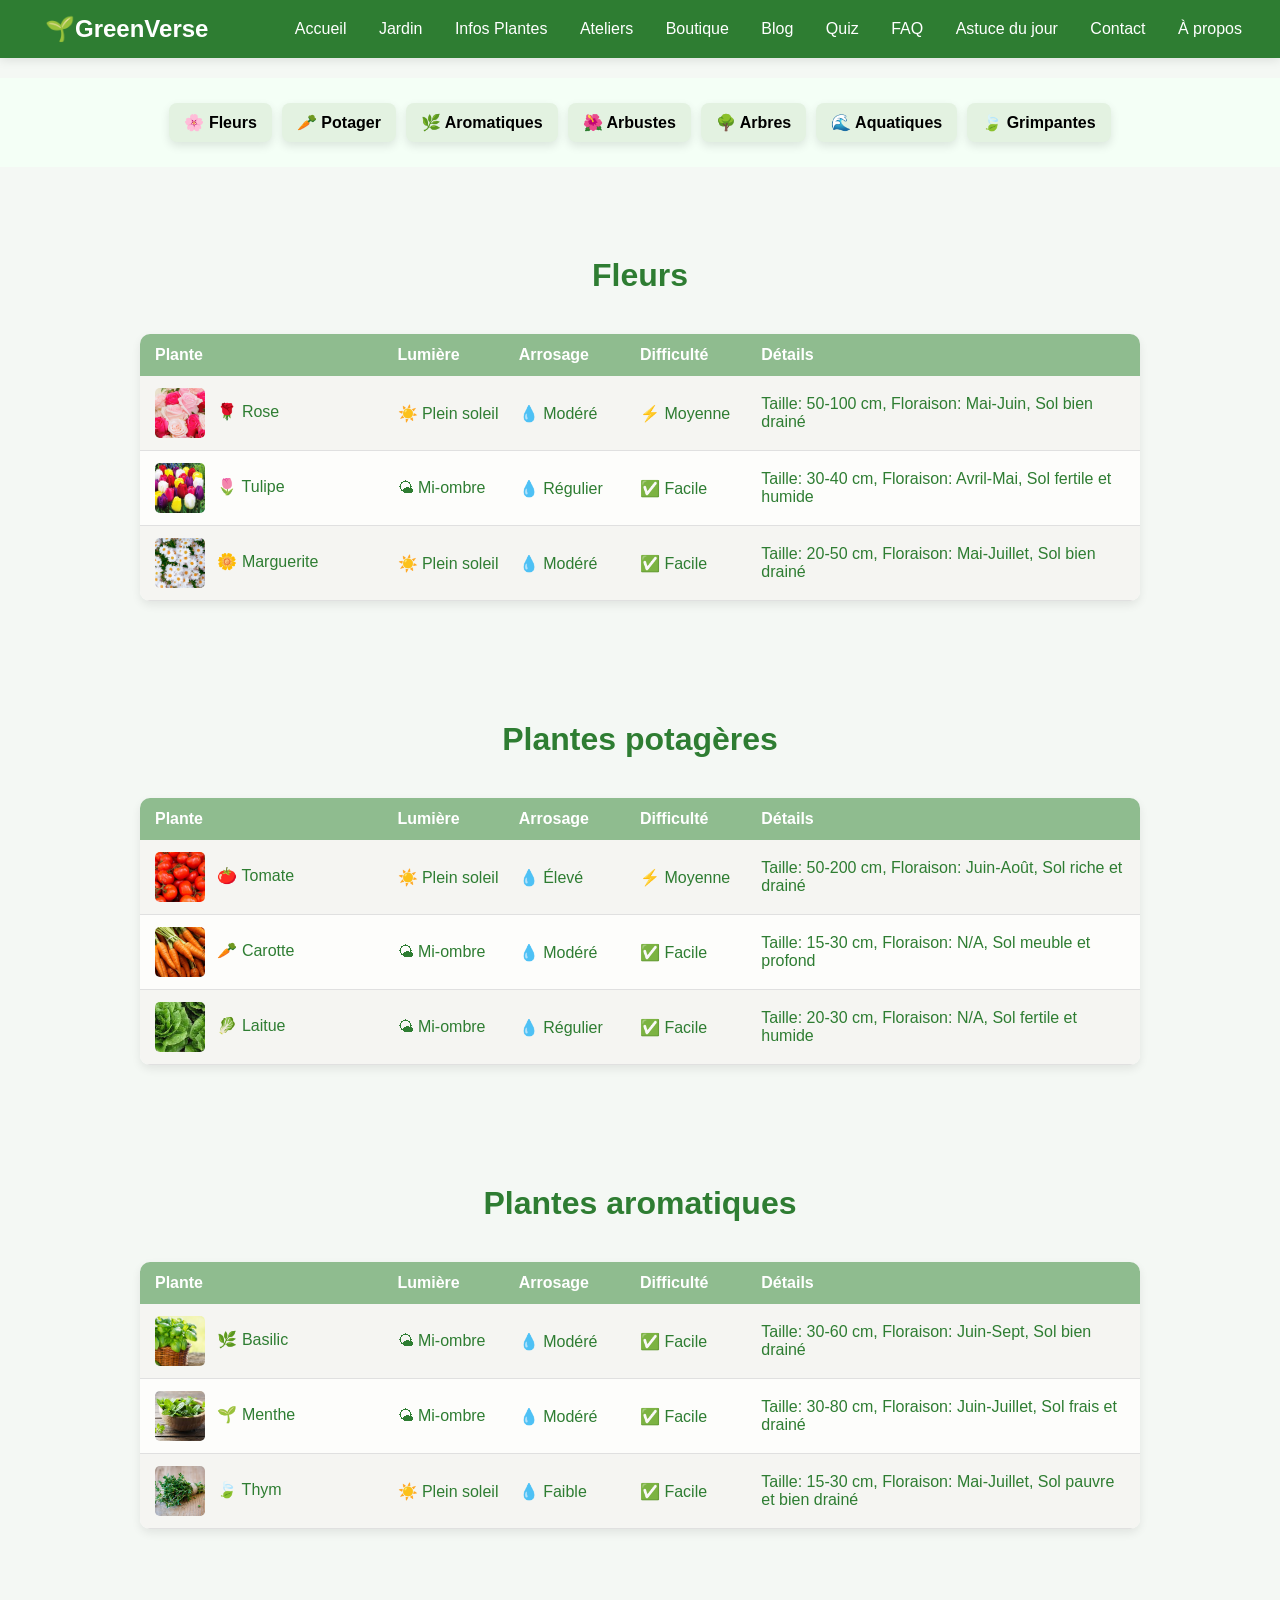
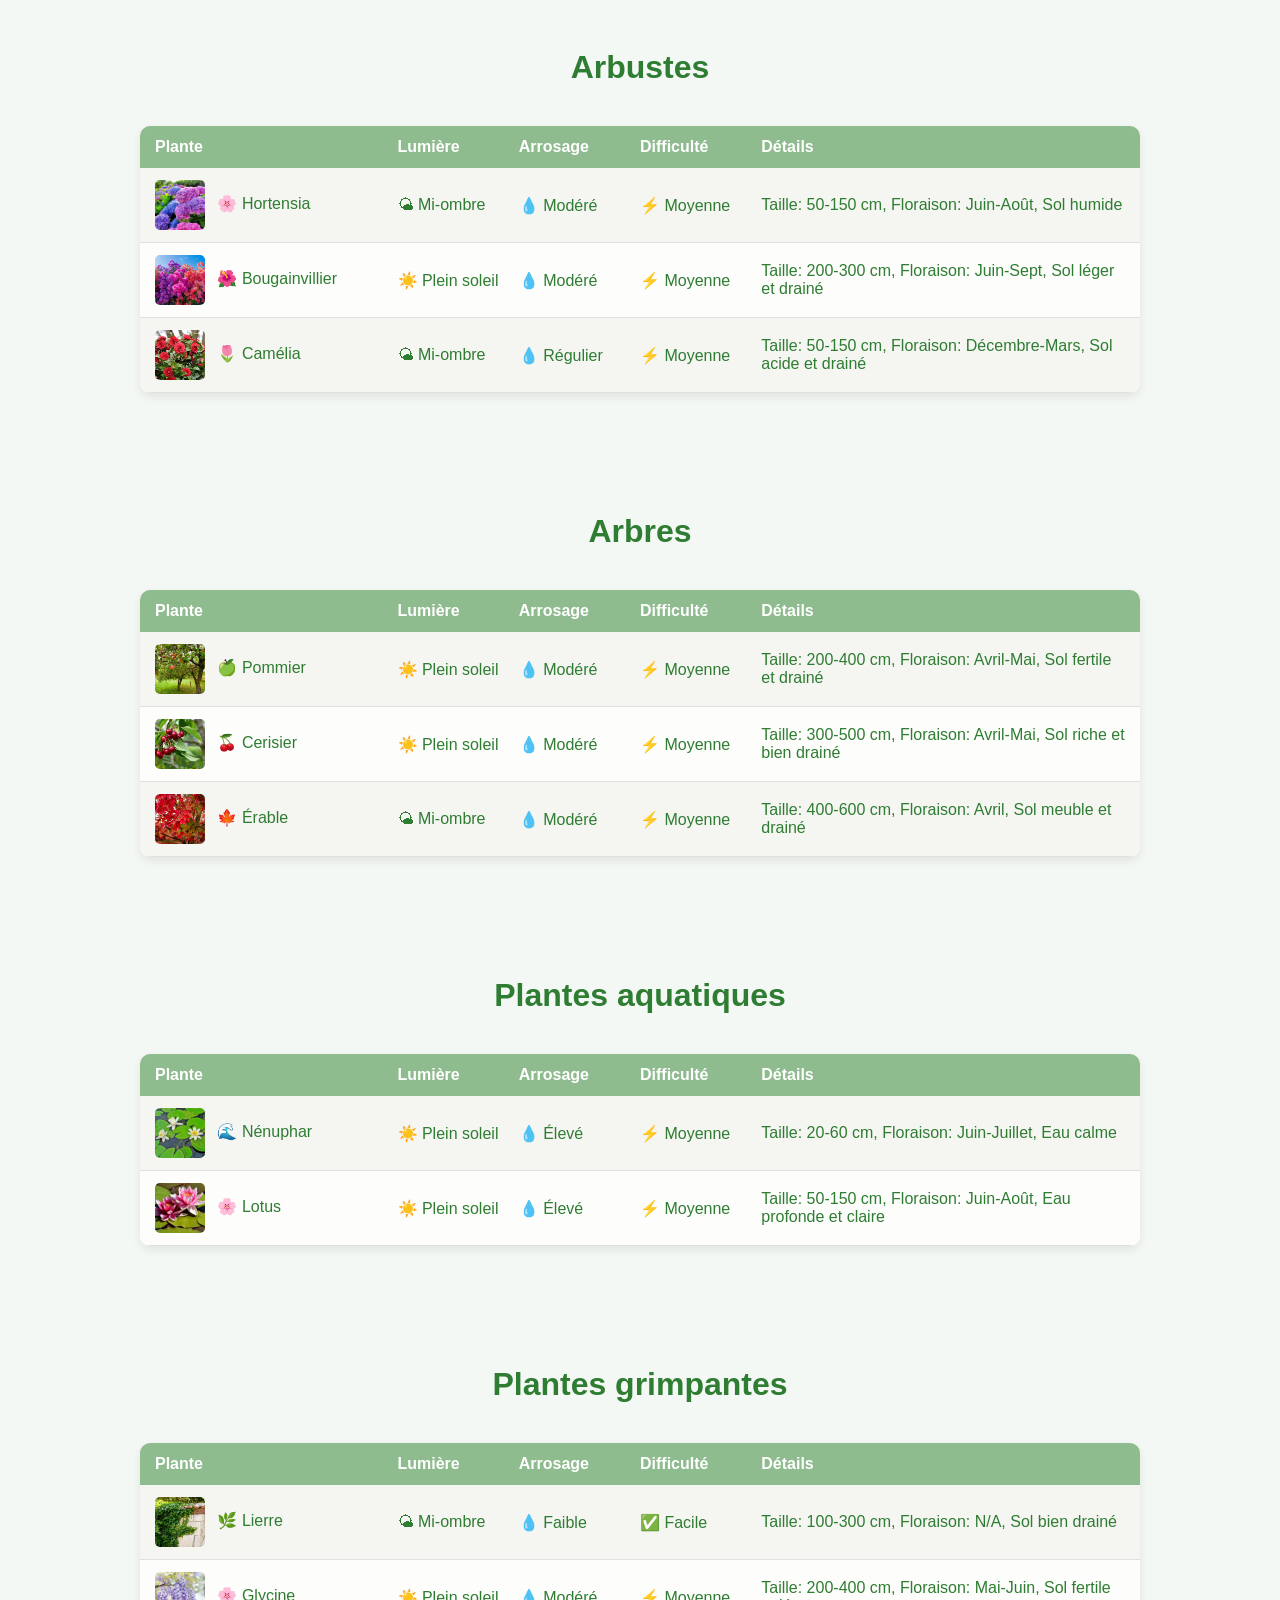
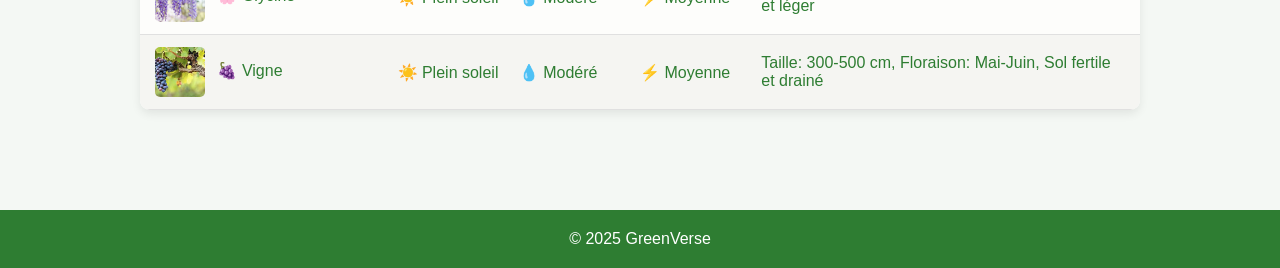
<file: projet jardin v2/projet jardin/tableaux.html>
<!DOCTYPE html>
<html lang="fr">
<head>
<meta charset="UTF-8">
<title>Infos Plantes - GreenVerse</title>
<link rel="stylesheet" href="style.css">
<style>

/* Catégories */
.categories-cards {
  display: flex;
  justify-content: center;
  flex-wrap: wrap;
  margin: 20px 0;
  gap: 10px;
}

.cat-card {
  padding: 10px 15px;
  background: #e3f2e1;
  border-radius: 8px;
  text-decoration: none;
  color: #000000;
  font-weight: bold;
  transition: 0.2s;
}

.cat-card:hover {
  background: #d0e6c8;
}

/* Tableaux  */
.table-grid {
  display: grid;
  grid-template-rows: auto;
  margin: 20px auto;
  max-width: 1000px;
  border-radius: 10px;
  overflow: hidden;
  background: #fff;
  box-shadow: 0 4px 10px rgba(0,0,0,0.08);
}

.table-header, .table-row {
  display: grid;
  grid-template-columns: 2fr 1fr 1fr 1fr 3fr;
  padding: 12px 15px;
  align-items: center;
}

.table-header {
  background: #8fbc8f;
  color: #fff;
  font-weight: bold;
}

.table-row {
  background: #fdfdfb;
  border-bottom: 1px solid #e0e0e0;
  transition: background 0.2s;
}

.table-row:nth-child(even) {
  background: #f5f5f2;
}

.table-row:hover {
  background: #e6f2e6;
}

.plant-img {
  width: 50px;
  height: 50px;
  object-fit: cover;
  border-radius: 5px;
  margin-right: 8px;
  vertical-align: middle;
}

h2 {
  text-align: center;
  color: #556b2f;
  margin-top: 40px;
}


</style>
</head>
<body>

<!-- NAVBAR -->
<nav class="navbar">
  <a href="index.html" class="logo"><span>🌱</span>GreenVerse</a>
  <div>
    <a href="index.html">Accueil</a>
    <a href="jardin.html">Jardin</a>
    <a href="tableaux.html" class="active">Infos Plantes</a>
    <a href="ateliers.html">Ateliers</a>
    <a href="shop.html">Boutique</a>
    <a href="blog.html">Blog</a>
    <a href="quiz.html">Quiz</a>
    <a href="faq.html">FAQ</a>
    <a href="astuce.html">Astuce du jour</a>
    <a href="contact.html">Contact</a>
    <a href="about.html">À propos</a>
  </div>
</nav>

<!-- Catégories -->
<section class="categories-cards">
  <a href="#fleurs" class="cat-card">🌸 Fleurs</a>
  <a href="#potager" class="cat-card">🥕 Potager</a>
  <a href="#aromatiques" class="cat-card">🌿 Aromatiques</a>
  <a href="#arbustes" class="cat-card">🌺 Arbustes</a>
  <a href="#arbres" class="cat-card">🌳 Arbres</a>
  <a href="#aquatiques" class="cat-card">🌊 Aquatiques</a>
  <a href="#grimpantes" class="cat-card">🍃 Grimpantes</a>
</section>

<!-- Fleurs -->
<section id="fleurs">
<h2>Fleurs</h2>
<div class="table-grid">
  <div class="table-header">
    <div>Plante</div>
    <div>Lumière</div>
    <div>Arrosage</div>
    <div>Difficulté</div>
    <div>Détails</div>
  </div>
  <div class="table-row">
    <div><img class="plant-img" src="images\rose fleur.webp" alt="Rose"> 🌹 Rose</div>
    <div>☀️ Plein soleil</div>
    <div>💧 Modéré</div>
    <div>⚡ Moyenne</div>
    <div>Taille: 50-100 cm, Floraison: Mai-Juin, Sol bien drainé</div>
  </div>
  <div class="table-row">
    <div><img class="plant-img" src="images\tulipe fleur.jpg" alt="Tulipe"> 🌷 Tulipe</div>
    <div>🌤 Mi-ombre</div>
    <div>💧 Régulier</div>
    <div>✅ Facile</div>
    <div>Taille: 30-40 cm, Floraison: Avril-Mai, Sol fertile et humide</div>
  </div>
  <div class="table-row">
    <div><img class="plant-img" src="images\marguerite fleur.webp" alt="Marguerite"> 🌼 Marguerite</div>
    <div>☀️ Plein soleil</div>
    <div>💧 Modéré</div>
    <div>✅ Facile</div>
    <div>Taille: 20-50 cm, Floraison: Mai-Juillet, Sol bien drainé</div>
  </div>
</div>
</section>

<!-- Plantes potagères -->
<section id="potager">
<h2>Plantes potagères</h2>
<div class="table-grid">
  <div class="table-header">
    <div>Plante</div>
    <div>Lumière</div>
    <div>Arrosage</div>
    <div>Difficulté</div>
    <div>Détails</div>
  </div>
  <div class="table-row">
    <div><img class="plant-img" src="images/tomate.jpg" alt="Tomate"> 🍅 Tomate</div>
    <div>☀️ Plein soleil</div>
    <div>💧 Élevé</div>
    <div>⚡ Moyenne</div>
    <div>Taille: 50-200 cm, Floraison: Juin-Août, Sol riche et drainé</div>
  </div>
  <div class="table-row">
    <div><img class="plant-img" src="images/carrotes.webp" alt="Carotte"> 🥕 Carotte</div>
    <div>🌤 Mi-ombre</div>
    <div>💧 Modéré</div>
    <div>✅ Facile</div>
    <div>Taille: 15-30 cm, Floraison: N/A, Sol meuble et profond</div>
  </div>
  <div class="table-row">
    <div><img class="plant-img" src="images/laitue.jpg" alt="Laitue"> 🥬 Laitue</div>
    <div>🌤 Mi-ombre</div>
    <div>💧 Régulier</div>
    <div>✅ Facile</div>
    <div>Taille: 20-30 cm, Floraison: N/A, Sol fertile et humide</div>
  </div>
</div>
</section>

<!-- Plantes aromatiques -->
<section id="aromatiques">
<h2>Plantes aromatiques</h2>
<div class="table-grid">
  <div class="table-header">
    <div>Plante</div>
    <div>Lumière</div>
    <div>Arrosage</div>
    <div>Difficulté</div>
    <div>Détails</div>
  </div>
  <div class="table-row">
    <div><img class="plant-img" src="images/basilic.webp" alt="Basilic"> 🌿 Basilic</div>
    <div>🌤 Mi-ombre</div>
    <div>💧 Modéré</div>
    <div>✅ Facile</div>
    <div>Taille: 30-60 cm, Floraison: Juin-Sept, Sol bien drainé</div>
  </div>
  <div class="table-row">
    <div><img class="plant-img" src="images/menthe.jpg" alt="Menthe"> 🌱 Menthe</div>
    <div>🌤 Mi-ombre</div>
    <div>💧 Modéré</div>
    <div>✅ Facile</div>
    <div>Taille: 30-80 cm, Floraison: Juin-Juillet, Sol frais et drainé</div>
  </div>
  <div class="table-row">
    <div><img class="plant-img" src="images/thym.webp" alt="Thym"> 🍃 Thym</div>
    <div>☀️ Plein soleil</div>
    <div>💧 Faible</div>
    <div>✅ Facile</div>
    <div>Taille: 15-30 cm, Floraison: Mai-Juillet, Sol pauvre et bien drainé</div>
  </div>
</div>
</section>

<!-- Arbustes -->
<section id="arbustes">
<h2>Arbustes</h2>
<div class="table-grid">
  <div class="table-header">
    <div>Plante</div>
    <div>Lumière</div>
    <div>Arrosage</div>
    <div>Difficulté</div>
    <div>Détails</div>
  </div>
  <div class="table-row">
    <div><img class="plant-img" src="images/hortensia.jpg" alt="Hortensia"> 🌸 Hortensia</div>
    <div>🌤 Mi-ombre</div>
    <div>💧 Modéré</div>
    <div>⚡ Moyenne</div>
    <div>Taille: 50-150 cm, Floraison: Juin-Août, Sol humide</div>
  </div>
  <div class="table-row">
    <div><img class="plant-img" src="images/bougainvillier.jpg" alt="Bougainvillier"> 🌺 Bougainvillier</div>
    <div>☀️ Plein soleil</div>
    <div>💧 Modéré</div>
    <div>⚡ Moyenne</div>
    <div>Taille: 200-300 cm, Floraison: Juin-Sept, Sol léger et drainé</div>
  </div>
  <div class="table-row">
    <div><img class="plant-img" src="images/camelia.jpg" alt="Camélia"> 🌷 Camélia</div>
    <div>🌤 Mi-ombre</div>
    <div>💧 Régulier</div>
    <div>⚡ Moyenne</div>
    <div>Taille: 50-150 cm, Floraison: Décembre-Mars, Sol acide et drainé</div>
  </div>
</div>
</section>

<!-- Arbres -->
<section id="arbres">
<h2>Arbres</h2>
<div class="table-grid">
  <div class="table-header">
    <div>Plante</div>
    <div>Lumière</div>
    <div>Arrosage</div>
    <div>Difficulté</div>
    <div>Détails</div>
  </div>
  <div class="table-row">
    <div><img class="plant-img" src="images/pommier.avif" alt="Pommier"> 🍏 Pommier</div>
    <div>☀️ Plein soleil</div>
    <div>💧 Modéré</div>
    <div>⚡ Moyenne</div>
    <div>Taille: 200-400 cm, Floraison: Avril-Mai, Sol fertile et drainé</div>
  </div>
  <div class="table-row">
    <div><img class="plant-img" src="images/cerisier.jpg" alt="Cerisier"> 🍒 Cerisier</div>
    <div>☀️ Plein soleil</div>
    <div>💧 Modéré</div>
    <div>⚡ Moyenne</div>
    <div>Taille: 300-500 cm, Floraison: Avril-Mai, Sol riche et bien drainé</div>
  </div>
  <div class="table-row">
    <div><img class="plant-img" src="images/erable.jpg" alt="Érable"> 🍁 Érable</div>
    <div>🌤 Mi-ombre</div>
    <div>💧 Modéré</div>
    <div>⚡ Moyenne</div>
    <div>Taille: 400-600 cm, Floraison: Avril, Sol meuble et drainé</div>
  </div>
</div>
</section>

<!-- Plantes aquatiques -->
<section id="aquatiques">
<h2>Plantes aquatiques</h2>
<div class="table-grid">
  <div class="table-header">
    <div>Plante</div>
    <div>Lumière</div>
    <div>Arrosage</div>
    <div>Difficulté</div>
    <div>Détails</div>
  </div>
  <div class="table-row">
    <div><img class="plant-img" src="images/nenuphar.webp" alt="Nénuphar"> 🌊 Nénuphar</div>
    <div>☀️ Plein soleil</div>
    <div>💧 Élevé</div>
    <div>⚡ Moyenne</div>
    <div>Taille: 20-60 cm, Floraison: Juin-Juillet, Eau calme</div>
  </div>
  <div class="table-row">
    <div><img class="plant-img" src="images/lotus.avif" alt="Lotus"> 🌸 Lotus</div>
    <div>☀️ Plein soleil</div>
    <div>💧 Élevé</div>
    <div>⚡ Moyenne</div>
    <div>Taille: 50-150 cm, Floraison: Juin-Août, Eau profonde et claire</div>
  </div>
  
</div>
</section>

<!-- Plantes grimpantes -->
<section id="grimpantes">
<h2>Plantes grimpantes</h2>
<div class="table-grid">
  <div class="table-header">
    <div>Plante</div>
    <div>Lumière</div>
    <div>Arrosage</div>
    <div>Difficulté</div>
    <div>Détails</div>
  </div>
  <div class="table-row">
    <div><img class="plant-img" src="images/lierre.jpg" alt="Lierre"> 🌿 Lierre</div>
    <div>🌤 Mi-ombre</div>
    <div>💧 Faible</div>
    <div>✅ Facile</div>
    <div>Taille: 100-300 cm, Floraison: N/A, Sol bien drainé</div>
  </div>
  <div class="table-row">
    <div><img class="plant-img" src="images/glycine.jpg" alt="Glycine"> 🌸 Glycine</div>
    <div>☀️ Plein soleil</div>
    <div>💧 Modéré</div>
    <div>⚡ Moyenne</div>
    <div>Taille: 200-400 cm, Floraison: Mai-Juin, Sol fertile et léger</div>
  </div>
  <div class="table-row">
    <div><img class="plant-img" src="images/vigne.jpg" alt="Vigne"> 🍇 Vigne</div>
    <div>☀️ Plein soleil</div>
    <div>💧 Modéré</div>
    <div>⚡ Moyenne</div>
    <div>Taille: 300-500 cm, Floraison: Mai-Juin, Sol fertile et drainé</div>
  </div>
</div>
</section>

<footer>© 2025 GreenVerse</footer>
</body>
</html>
</file>
<file: projet jardin v2/projet jardin/style.css>
/* =================== RESET & GENERAL =================== */
* {
  margin: 0;                    /* supprime les marges par défaut du navigateur */
  padding: 0;                   /* supprime les espacements internes par défaut */
  box-sizing: border-box;       /* inclut padding et bordure dans largeur/hauteur */
  font-family: 'Poppins', sans-serif; /* définit la police globale du site */
}

body {
  overflow-x: hidden;           /* empêche le défilement horizontal */
  scroll-behavior: smooth;      /* rend le défilement fluide */
  color: #2e7d32;               /* couleur principale du texte (vert) */
  background: linear-gradient(135deg,#d0f0f0,#e0ffe0); 
  /* fond avec dégradé de couleurs douces */
}

a { 
  text-decoration: none;        /* enlève le soulignement des liens */
}


/* =================== NAVBAR =================== */
.navbar {
  display: flex;                /* aligne les éléments de la navbar sur une ligne */
  justify-content: space-between; /* espace le logo et les liens aux extrémités */
  align-items: center;          /* centre verticalement les éléments */
  padding: 15px 30px;           /* espace intérieur (haut/bas et gauche/droite) */
  background: #4caf50;          /* couleur de fond verte de la barre de navigation */
  position: sticky;             /* rend la navbar collante lors du scroll */
  top: 0;                       /* reste collée en haut de la page */
  z-index: 1000;                /* garantit que la navbar reste au-dessus du contenu */
  box-shadow: 0 2px 10px rgba(0,0,0,0.1);  /* ajoute une ombre légère sous la navbar */
}

.navbar .logo { 
  font-size: 1.5em;             /* agrandit la taille du texte du logo */
  color: white;                 /* couleur blanche du logo */
  font-weight: bold;            /* rend le logo en gras */
}

.navbar div a { 
  margin-left: 20px;            /* espace entre chaque lien */
  color: white;                 /* couleur blanche des liens */
  font-weight: 500;             /* épaisseur moyenne du texte */
  transition: 0.3s;             /* animation fluide au survol */
}

.navbar div a:hover { 
  color: #c8e6c9;               /* change la couleur au survol */
}

/* =================== HERO =================== */
.hero, .astuce-hero {
  display: flex;                /* active Flexbox */
  flex-direction: column;       /* empile les éléments verticalement */
  justify-content: center;      /* centre verticalement le contenu */
  align-items: center;          /* centre horizontalement le contenu */
  text-align: center;           /* centre le texte */
  position: relative;           /* permet le positionnement des éléments internes */
  overflow: hidden;             /* cache les éléments qui dépassent */
  padding-top: 70px;            /* espace en haut (évite chevauchement avec navbar) */
}

.hero {
  height: 90vh;                 /* occupe 90% de la hauteur de l’écran */
  background: linear-gradient(135deg,#d0f0f0,#e0ffe0); 
                                /* fond en dégradé doux */
}

.hero h1, .astuce-hero h1 {
  font-size: 3.5em;             /* grande taille pour le titre principal */
  margin-bottom: 20px;          /* espace sous le titre */
  color: #2e7d32;               /* couleur verte foncée */
  text-shadow: 0 0 15px rgba(46,125,50,0.5); 
                                /* effet lumineux autour du texte */
  animation: fadeInUp 1.5s ease forwards; 
                                /* animation d’apparition vers le haut */
}

.hero p, .astuce-hero p {
  font-size: 1.5em;             /* taille du texte du paragraphe */
  margin-bottom: 30px;          /* espace sous le paragraphe */
  color: #388e3c;               /* vert plus clair */
  animation: fadeInUp 2s ease forwards;   /* animation plus lente */
  animation-delay: 0.5s;        /* délai avant le démarrage de l’animation */
}

.btn {
  background: #4caf50;          /* couleur verte du bouton */
  color: white;                 /* texte blanc */
  padding: 15px 35px;           /* taille du bouton */
  border-radius: 30px;          /* bouton arrondi */
  font-weight: bold;            /* texte en gras */
  margin: 5px;                  /* espace autour du bouton */
  transition: 0.4s;             /* animation fluide */
  box-shadow: 0 5px 15px rgba(0,0,0,0.2);   /* ombre sous le bouton */
}

.btn:hover {
  background: #2e7d32;          /* couleur plus foncée au survol */
  transform: scale(1.05);       /* effet zoom léger */
  box-shadow: 0 8px 25px rgba(0,0,0,0.3);  /* ombre plus forte au survol */
}

/* =================== PARTICULES =================== */
.petal, .leaf, .butterfly {
  position: absolute;           /* position libre par rapport à l’écran */
  font-size: 25px;              /* taille des icônes (pétales, feuilles, papillons) */
  pointer-events: none;         /* empêche l’interaction avec la souris */
}

.petal { 
  color: #ffb6c1;               /* couleur rose pour les pétales */
  animation: fall 6s linear infinite; 
                                /* animation de chute en boucle */
}

.leaf { 
  color: #81c784;               /* couleur verte pour les feuilles */
  animation: fall 6s linear infinite; 
                                /* même animation de chute */
}

.butterfly { 
  color: #ffb347;               /* couleur orangée pour les papillons */
  animation: flutter 8s linear infinite; 
                                /* animation de vol plus lente */
}

/* Animation de chute verticale */
@keyframes fall {
  0% { 
    transform: translateY(-10%) rotate(0deg); /* démarre au-dessus de l’écran */
    opacity: 1;               /* totalement visible */
  }
  100% { 
    transform: translateY(110vh) rotate(360deg); 
                                /* tombe jusqu’en bas en tournant */
    opacity: 0;               /* devient transparent à la fin */
  }
}

/* Animation de vol du papillon */
@keyframes flutter {
  0% { 
    transform: translateY(0) rotate(0deg);     /* position initiale */
  }
  50% { 
    transform: translateY(50vh) rotate(180deg);   /* descend à mi-écran en tournant */
  }
  100% { 
    transform: translateY(110vh) rotate(360deg);   /* sort de l’écran en bas */
  }
}

/* Animation d’apparition du texte */
@keyframes fadeInUp { 
  from { 
    opacity: 0;                /* invisible au début */
    transform: translateY(20px); /* légèrement en bas */
  } 
  to { 
    opacity: 1;                /* totalement visible */
    transform: translateY(0);  /* position normale */
  } 
}


/* =================== SECTIONS =================== */
/* Sélection de toutes les sections */
section {
  padding: 60px 20px;           /* espace intérieur : 60px haut/bas, 20px gauche/droite */
  opacity: 0;                   /* sections invisibles au départ */
  animation: fadeIn 1.5s forwards; /* applique l’animation fadeIn sur 1,5s et conserve l’état final */
}

/* Animation différée pour la première section */
section:nth-of-type(1){ 
  animation-delay: 0.3s;        /* commence 0,3s après le chargement */
}

/* Animation différée pour la deuxième section */
section:nth-of-type(2){ 
  animation-delay: 0.6s;        /* commence 0,6s après le chargement */
}

/* Animation différée pour la troisième section */
section:nth-of-type(3){ 
  animation-delay: 0.9s;        /* commence 0,9s après le chargement */
}

/* Animation différée pour la quatrième section */
section:nth-of-type(4){ 
  animation-delay: 1.2s;        /* commence 1,2s après le chargement */
}

/* Définition de l’animation fadeIn */
@keyframes fadeIn { 
  from { 
    opacity: 0;                  /* commence invisible */
    transform: translateY(20px); /* commence légèrement en dessous */
  } 
  to { 
    opacity: 1;                  /* fini totalement visible */
    transform: translateY(0);    /* remonte à sa position normale */
  } 
}

/* Style des titres h2 à l’intérieur des sections */
section h2 {
  text-align: center;            /* centré horizontalement */
  margin-bottom: 40px;           /* espace sous le titre */
  color: #2e7d32;                /* couleur verte */
  font-family: 'Poppins', sans-serif; /* police Poppins */
  font-size: 2em;                /* taille du texte */
  transition: 0.5s;              /* transition douce pour changements futurs */
}


/* =================== SERVICES / PLANTS =================== */
/* =================== SERVICES ET PLANTS =================== */

/* Conteneur des sections services et plants */
.services, .plants-section {
  display: flex;                 /* utilise Flexbox pour organiser les cartes */
  flex-wrap: wrap;               /* permet aux cartes de passer à la ligne si besoin */
  justify-content: center;       /* centre les cartes horizontalement */
  gap: 30px;                     /* espace entre chaque carte */
}

/* Style général des cartes service et catégorie */
.service-card, .category-card {
  background: #f0fff0;           /* couleur de fond vert clair */
  border-radius: 20px;           /* coins arrondis */
  width: 280px;                  /* largeur fixe des cartes */
  padding: 25px;                 /* espace intérieur */
  text-align: center;            /* texte centré */
  box-shadow: 0 8px 20px rgba(0,0,0,0.1); /* ombre légère pour effet 3D */
  transition: transform 0.4s, box-shadow 0.4s; /* transition pour animations au survol */
}

/* Effet au survol pour les cartes service */
.service-card:hover {
  transform: rotateX(5deg) scale(1.05); /* légère rotation 3D + agrandissement */
  box-shadow: 0 15px 35px rgba(0,0,0,0.2); /* ombre plus prononcée */
}

/* Style spécifique des cartes catégorie */
.category-card {
  width: 300px;                  /* largeur légèrement supérieure */
  overflow: hidden;              /* masque ce qui dépasse */
  position: relative;            /* pour positionner des éléments à l'intérieur */
}

/* Effet au survol pour les cartes catégorie */
.category-card:hover {
  transform: rotate(-2deg) scale(1.05);  /* rotation légère + agrandissement */
  box-shadow: 0 15px 35px rgba(0,0,0,0.3); /* ombre plus forte */
  background: #e0ffe0;                   /* fond légèrement vert */
}

/* Style des images à l'intérieur des cartes catégorie */
.category-card img {
  width: 100%;                     /* image occupe toute la largeur de la carte */
  border-radius: 15px;             /* coins arrondis */
  margin-bottom: 15px;             /* espace sous l'image */
  transition: transform 0.5s;      /* transition douce pour l'animation */
}

/* Effet au survol sur l'image dans la carte catégorie */
.category-card:hover img { 
  transform: scale(1.05) rotate(2deg); /* zoom léger + rotation */
}

/* Style des titres dans les cartes catégorie */
.category-card h3 { 
  color: #1b5e20;                  /* couleur vert foncé */
  margin-bottom: 10px;             /* espace sous le titre */
  font-family: 'Poppins', sans-serif; /* police Poppins */
}

/* Style du texte descriptif dans les cartes catégorie */
.category-card p { 
  font-size: 0.95em;               /* taille légèrement plus petite */
  color: #2f4f2f;                  /* couleur vert foncé */
}

/* =================== STATISTIQUES =================== */

/* Conteneur des statistiques */
.stats {
  display: flex;
  flex-wrap: wrap;                  /* les cartes passent à la ligne si nécessaire */
  justify-content: center;          /* centrer horizontalement */
  gap: 40px;                        /* espace entre cartes */
}

/* Style des cartes statistiques */
.stat-card {
  background: #f0fff0;             /* fond vert clair */
  border-radius: 20px;             /* coins arrondis */
  padding: 30px;                   /* espace intérieur */
  width: 220px;                     /* largeur fixe */
  text-align: center;               /* texte centré */
  box-shadow: 0 8px 20px rgba(0,0,0,0.1); /* ombre légère */
}

/* Style des titres dans les cartes statistiques */
.stat-card h3 {
  font-size: 2em;                  /* taille du texte */
  margin-bottom: 10px;             /* espace sous le titre */
  color: #4caf50;                  /* vert vif */
}

/* Barre de fond des statistiques */
.stat-card .bar {
  background: #c8e6c9;             /* couleur verte claire */
  border-radius: 20px;             /* coins arrondis */
  height: 20px;                    /* hauteur de la barre */
  margin-top: 10px;                /* espace au-dessus */
  overflow: hidden;                /* masque ce qui dépasse */
}

/* Barre de progression animée */
.stat-card .fill {
  height: 100%;                     /* prend toute la hauteur */
  width: 0;                          /* commence à 0 et s'anime */
  background: #4caf50;              /* couleur verte */
  border-radius: 20px;              /* coins arrondis */
  animation: fillBar 2s forwards;   /* animation sur 2s pour remplir la barre */
}

/* Animation pour la barre de progression */
@keyframes fillBar {
  from { width: 0; }                /* commence vide */
  to { width: var(--percent); }     /* fini à la valeur définie par la variable CSS --percent */
}

/* =================== MAP =================== */

/* Conteneur de la carte/map */
.map-container {
  max-width: 900px;                /* largeur maximale */
  margin: auto;                     /* centré horizontalement */
  border-radius: 20px;              /* coins arrondis */
  overflow: hidden;                 /* masque ce qui dépasse */
  box-shadow: 0 8px 20px rgba(0,0,0,0.1); /* ombre légère */
}

/* Carte intégrée (iframe) */
.map-container iframe { 
  width: 100%;                       /* occupe toute la largeur du conteneur */
  height: 400px;                      /* hauteur fixe */
  border: 0;                          /* pas de bordure */
}

/* =================== AVIS VISITEURS =================== */

/* Conteneur des avis */
.review-section {
  display: flex;
  flex-wrap: wrap;                  /* les cartes passent à la ligne si besoin */
  justify-content: center;          /* centré horizontalement */
  gap: 30px;                        /* espace entre cartes */
}

/* Carte d’un avis */
.review-card {
  background: #f0fff0;              /* fond vert clair */
  border-radius: 20px;              /* coins arrondis */
  width: 280px;                     /* largeur fixe */
  padding: 25px;                    /* espace intérieur */
  box-shadow: 0 8px 20px rgba(0,0,0,0.1); /* ombre légère */
  font-style: italic;               /* texte en italique */
  position: relative;               /* pour pseudo-éléments */
  transition: transform 0.3s, box-shadow 0.3s; /* animation douce au survol */
}

/* Effet au survol des avis */
.review-card:hover {
  transform: scale(1.03);           /* léger zoom */
  box-shadow: 0 15px 35px rgba(0,0,0,0.2); /* ombre plus prononcée */
}

/* Guillemet ouvrant sur l’avis */
.review-card::before {
  content: "“";                     /* symbole guillemet */
  font-size: 3em;                   /* taille du symbole */
  position: absolute;               /* positionné par rapport à la carte */
  top: 10px;                        /* distance du haut */
  left: 15px;                       /* distance de la gauche */
  color: #4caf50;                   /* couleur verte */
}

/* Guillemet fermant sur l’avis */
.review-card::after {
  content: "”";                     /* symbole guillemet */
  font-size: 3em;
  position: absolute;
  bottom: 10px;                     /* distance du bas */
  right: 15px;                      /* distance de la droite */
  color: #4caf50;
}


/* =================== TABLEAUX =================== */

/* Style général du tableau */
table {
  width: 90%;                       /* largeur du tableau à 90% du conteneur parent */
  margin: 20px auto;                /* centré horizontalement avec marge verticale de 20px */
  border-collapse: collapse;        /* fusionne les bordures pour un rendu uniforme */
  background: #f0fff0;              /* fond vert très clair */
  box-shadow: 0 5px 15px rgba(0,0,0,0.1); /* légère ombre autour du tableau pour effet 3D */
  border-radius: 15px;              /* coins arrondis */
  overflow: hidden;                 /* masque ce qui dépasse du tableau */
}

/* Style des cellules th (titre) et td (contenu) */
table th, table td {
  border: 1px solid #4CAF50;       /* bordure verte */
  padding: 12px 15px;               /* espace à l'intérieur des cellules */
  text-align: center;               /* texte centré */
  transition: 0.3s;                 /* animation douce pour effets au survol */
}

/* Style spécifique pour les entêtes de colonnes */
table th { 
  background: #4CAF50;              /* fond vert vif */
  color: white;                      /* texte blanc */
  font-size: 1em;                    /* taille du texte */
}

/* Style des lignes paires pour effet zébré */
table tr:nth-child(even) { 
  background: #e8f5e9;             /* fond vert clair pour les lignes paires */
}

/* Effet au survol d'une ligne */
table tr:hover { 
  background: #c8e6c9;             /* change la couleur de fond au survol */
  transform: scale(1.01);           /* léger zoom pour attirer l'attention */
}

/* Style spécifique pour les cellules td */
table td { 
  color: #2e7d32;                  /* texte vert foncé */
  font-weight: 500;                 /* texte semi-gras */
}

/* =================== FORMULAIRE =================== */
/* =================== SECTION CONTACT =================== */

/* Style global de la section contact */
.contact-section {
  padding: 70px 30px; /* espace intérieur en haut/bas et gauche/droite */
  max-width: 750px;   /* largeur maximale pour ne pas dépasser */
  margin: auto;       /* centré horizontalement */
  background: linear-gradient(145deg, #f0fff0, #e0ffe0); /* dégradé vert clair */
  border-radius: 25px; /* coins arrondis */
  border: 1px solid rgba(46,139,87,0.2); /* bordure verte claire transparente */
  box-shadow: 0 12px 25px rgba(0,0,0,0.1); /* ombre portée pour effet profondeur */
}

/* Titre de la section */
.contact-section h1 {
  text-align: center;                     /* centré horizontalement */
  color: #2e8b57;                         /* couleur verte */
  font-size: 3em;                         /* grande taille de texte */
  font-weight: 700;                        /* texte en gras */
  margin-bottom: 15px;                     /* marge sous le titre */
  letter-spacing: 1px;                     /* espacement des lettres */
  text-shadow: 2px 2px 5px rgba(0,0,0,0.1); /* légère ombre pour relief */
}

/* Texte introductif de la section */
.contact-section .intro {
  text-align: center;         /* centré horizontalement */
  color: #3a6f40;             /* vert foncé */
  font-size: 1.3em;           /* taille un peu plus grande que normal */
  margin-bottom: 40px;        /* espace sous le texte */
  line-height: 1.6;           /* hauteur de ligne pour lisibilité */
  font-style: italic;          /* texte en italique */
}

/* Formulaire */
form {
  display: flex;              /* utilise flexbox */
  flex-direction: column;     /* les champs s'empilent verticalement */
  gap: 25px;                  /* espace entre les champs */
}

/* Styles des champs input, select et textarea */
input, select, textarea {
  flex: 1;                    /* prend toute la largeur disponible */
  min-width: 150px;           /* largeur minimale */
  padding: 14px 18px;         /* espace à l’intérieur du champ */
  border-radius: 15px;        /* coins arrondis */
  border: 1px solid #ccc;     /* bordure grise claire */
  font-size: 1em;             /* taille de texte normale */
  outline: none;              /* supprime le contour par défaut au focus */
  background: #ffffff;        /* fond blanc */
  box-shadow: 0 2px 6px rgba(0,0,0,0.05); /* légère ombre interne */
  transition: all 0.3s ease;  /* transition douce pour hover/focus */
}

/* Style des placeholders */
::placeholder { 
  color: #7aa77a; /* couleur verte clair */
  opacity: 0.8;   /* légèrement transparent */
}

/* Effet au focus sur les champs */
input:focus, select:focus, textarea:focus {
  border-color: #2e8b57;             /* bordure verte foncée */
  box-shadow: 0 4px 12px rgba(46,139,87,0.25); /* ombre plus prononcée */
  transform: translateY(-2px);       /* léger décalage vers le haut pour effet dynamique */
}

/* Boutons du formulaire */
button, .btn {
  display: block;                     /* block pour centrer */
  margin: 0 auto;                     /* centré horizontalement */
  background: #2e8b57;                /* vert foncé */
  color: white;                        /* texte blanc */
  padding: 14px 36px;                  /* espace intérieur */
  border-radius: 30px;                 /* coins arrondis */
  font-weight: 500;                     /* semi-gras */
  border: none;                        /* pas de bordure */
  cursor: pointer;                     /* curseur main */
  font-size: 1.05em;                   /* texte légèrement plus grand */
  transition: all 0.3s ease;          /* animation douce pour hover */
  box-shadow: 0 6px 18px rgba(46,139,87,0.25); /* ombre pour relief */
}

/* Effet au survol du bouton */
button:hover, .btn:hover {
  background: #1f6f43;                 /* vert encore plus foncé */
  transform: scale(1.05) translateY(-1px); /* zoom léger et levé */
  box-shadow: 0 10px 25px rgba(46,139,87,0.4); /* ombre plus prononcée */
}

/* Style spécifique aux textarea */
textarea { 
  min-height:140px;   /* hauteur minimum */
  resize: vertical;   /* l'utilisateur peut seulement redimensionner verticalement */
}


/* =================== TIMELINE ASTUCES =================== */
 
/* Conteneur principal de la timeline */
.astuce-timeline {
  display: flex;               /* utilisation de flexbox */
  flex-direction: column;      /* les items sont empilés verticalement */
  gap: 30px;                   /* espace entre chaque astuce */
  padding: 50px 20px;          /* marge intérieure autour de la timeline */
  position: relative;          /* nécessaire pour le trait central pseudo-élément */
}

/* Ligne verticale centrale de la timeline */
.astuce-timeline::before {
  content: '';                 /* pseudo-élément vide pour créer la ligne */
  position: absolute;          /* positionné par rapport au conteneur */
  left: 50%;                   /* centré horizontalement */
  width: 4px;                  /* épaisseur de la ligne */
  height: 100%;                /* s’étend sur toute la hauteur du conteneur */
  background: #a4e8a4;         /* couleur verte claire */
  transform: translateX(-50%); /* ajustement exact pour centrer */
  border-radius: 2px;          /* coins légèrement arrondis */
}

/* Chaque item de la timeline */
.astuce-item {
  display: flex;               /* flex pour aligner l'icône et le texte */
  align-items: center;         /* centré verticalement */
  position: relative;          /* pour positionner éventuellement des éléments internes */
  width: 50%;                  /* occupe la moitié de la largeur de la timeline */
  padding: 20px;               /* espace intérieur */
  border-radius: 20px;         /* coins arrondis */
  text-align: left;            /* texte aligné à gauche */
  background: #fff;            /* fond blanc */
  box-shadow: 0 5px 20px rgba(0,0,0,0.1); /* légère ombre pour relief */
  transition: transform 0.3s, background 0.3s; /* animation douce au hover */
}

/* Items impairs (1er, 3e…) alignés à gauche et fond coloré */
.astuce-item:nth-child(odd) { 
  align-self: flex-start;      
  background: #fff0f5;         /* rose très clair */
}

/* Items pairs (2e, 4e…) alignés à droite et fond coloré */
.astuce-item:nth-child(even) { 
  align-self: flex-end;        
  background: #f0f8ff;         /* bleu très clair */
}

/* Effet au survol d’un item */
.astuce-item:hover { 
  transform: scale(1.05);      /* léger zoom */
  background: #d4f5c4;         /* fond vert clair pour survol */
}

/* Style des icônes des items */
.icon {
  font-size: 2em;               /* taille de l’icône */
  margin-right: 15px;           /* espace entre icône et texte */
  flex-shrink: 0;               /* ne se rétrécit pas si l’espace est réduit */
  animation: bounce 2s infinite alternate; /* animation de rebond */
}

/* Animation rebond pour les icônes */
@keyframes bounce { 
  0% { transform: translateY(0); } 
  100% { transform: translateY(-5px); } /* monte légèrement et revient */
}

/* Titre de chaque astuce */
.content h2 { 
  margin-bottom: 8px; 
  color: #2e7d32; 
  font-family:'Poppins',sans-serif; 
}

/* Texte descriptif de chaque astuce */
.content p { 
  margin-bottom: 10px; 
  color: #4CAF50; 
  line-height: 1.5; /* espace entre lignes pour lisibilité */
}


/* =================== FOOTER =================== */
footer {
  background:#2e7d32;
  color:white;
  text-align:center;
  padding:30px 20px;
   margin-top: 50px; 
}

 
/* =================== HERO ABOUT =================== */
 
/* Conteneur de la section "À propos" */
.hero-about {
  height: 70vh; /* Hauteur de 70% de la hauteur de la fenêtre */
  background: linear-gradient(135deg, #e0f7fa, #dcedc8); /* Dégradé pastel de fond */
  display: flex; /* Utilise Flexbox pour aligner les enfants */
  flex-direction: column; /* Les éléments sont empilés verticalement */
  justify-content: center; /* Centre verticalement les éléments */
  align-items: center; /* Centre horizontalement les éléments */
  text-align: center; /* Centre le texte à l'intérieur */
  padding-top: 70px; /* Décalage depuis le haut (pour navbar) */
  position: relative; /* Positionnement relatif pour éléments internes absolus */
  overflow: hidden; /* Cache tout ce qui dépasse du conteneur */
}

/* Titre principal dans hero-about */
.hero-about h1 {
  font-size: 3.5em; /* Taille du texte très grande */
  color: #2e7d32; /* Couleur verte foncée */
  margin-bottom: 15px; /* Espace sous le titre */
  font-family: 'Poppins', sans-serif; /* Police Poppins */
  animation: fadeInDown 1s ease-out; /* Animation d'apparition du haut vers le centre */
}

/* Texte descriptif dans hero-about */
.hero-about p {
  font-size: 1.3em; /* Taille de texte légèrement plus grande que normal */
  color: #388e3c; /* Vert moyen pour le texte */
  max-width: 800px; /* Limite la largeur pour une meilleure lisibilité */
  margin: 0 auto; /* Centre horizontalement le texte */
  animation: fadeInUp 1.2s ease-out; /* Animation d'apparition du bas vers le centre */
}

/* =================== FADE ANIMATIONS =================== */
@keyframes fadeInDown {
  from { opacity: 0; transform: translateY(-30px); }
  to { opacity: 1; transform: translateY(0); }
}
@keyframes fadeInUp {
  from { opacity: 0; transform: translateY(30px); }
  to { opacity: 1; transform: translateY(0); }
}

/* =================== ABOUT SECTIONS =================== */
.about-section {
  padding: 60px 20px;
  text-align: center;
}

.about-section h2 {
  font-size: 2.5em;
  color: #2e7d32;
  margin-bottom: 25px;
  font-family: 'Poppins', sans-serif;
}

.about-section p {
  max-width: 900px;
  margin: 0 auto 30px auto;
  color: #4caf50;
  font-size: 1.15em;
  line-height: 1.7;
}

/* =================== MISSION & VALUES CARDS =================== */
.cards-container {
  display: flex;
  flex-wrap: wrap;
  justify-content: center;
  gap: 25px;
  margin-top: 40px;
}

.card {
  background: #f0fff0;
  padding: 25px;
  border-radius: 20px;
  width: 280px;
  box-shadow: 0 8px 25px rgba(0,0,0,0.1);
  transition: transform 0.3s, box-shadow 0.3s;
}

.card:hover {
  transform: translateY(-10px);
  box-shadow: 0 15px 35px rgba(0,0,0,0.2);
}

.card h3 {
  font-size: 1.5em;
  color: #1b5e20;
  margin-bottom: 15px;
}

.card p {
  font-size: 1em;
  color: #2e7d32;
  line-height: 1.5;
}

/* =================== ICONS IN CARDS =================== */
.card i {
  font-size: 2.5em;
  color: #4caf50;
  margin-bottom: 15px;
  transition: transform 0.3s, color 0.3s;
}

.card:hover i {
  transform: scale(1.2) rotate(10deg);
  color: #2e7d32;
}

  



.categories-cards {
  display: grid;
  grid-template-columns: repeat(auto-fit, minmax(140px, 1fr));
  gap: 15px;
  padding: 30px;
  background: #f4fff6;
}

.cat-card {
  text-align: center;
  padding: 20px;
  background: white;
  border-radius: 15px;
  text-decoration: none;
  font-weight: bold;
  color: #2e7d32;
  box-shadow: 0 4px 10px rgba(0,0,0,0.1);
  transition: transform 0.3s, background 0.3s;
}

.cat-card:hover {
  transform: translateY(-5px);
  background: #2e7d32;
  color: white;
}

* {
  margin: 0;
  padding: 0;
  box-sizing: border-box;
  font-family: Arial, sans-serif;
}

html {
  scroll-behavior: smooth;
}

body {
  background: #f7fff8;
}

/* NAVBAR */
.navbar {
  display: flex;
  justify-content: space-between;
  align-items: center;
  background: #2e7d32;
  padding: 15px 30px;
}

.navbar a {
  color: white;
  text-decoration: none;
  margin: 0 8px;
}

.logo {
  font-weight: bold;
  font-size: 20px;
}

 
/* CATEGORIES */
.categories-cards {
  display: grid;
  grid-template-columns: repeat(auto-fit, minmax(140px, 1fr));
  gap: 15px;
  padding: 50px;
}

.cat-card {
  background: white;
  padding: 20px;
  text-align: center;
  border-radius: 15px;
  font-weight: bold;
  color: #2e7d32;
  text-decoration: none;
  box-shadow: 0 4px 10px rgba(0,0,0,0.1);
  transition: transform .3s;
}

.cat-card:hover {
  transform: translateY(-5px);
}

/* PLANTS */
.plants-block {
  padding: 60px 40px;
}

.plants-block h2 {
  color: #2e7d32;
  margin-bottom: 30px;
}

.plants-section {
  display: grid;
  grid-template-columns: repeat(auto-fit, minmax(220px, 1fr));
  gap: 20px;
}

.category-card {
  background: white;
  border-radius: 15px;
  overflow: hidden;
  box-shadow: 0 4px 10px rgba(0,0,0,0.1);
  text-align: center;
}

.category-card img {
  width: 100%;
  height: 180px;
  object-fit: cover;
}

.category-card h3 {
  margin: 10px 0;
}

/* FOOTER */
footer {
  background: #2e7d32;
  color: white;
  text-align: center;
  padding: 20px;
}

/* ANIMATION */
/* Animation apparition au scroll */
.reveal {
  opacity: 0;               /* invisible au départ */
  transform: translateY(50px); /* décalé vers le bas */
  transition: all 0.8s ease;  /* transition fluide */
}

/* Quand actif */
.reveal.active {
  opacity: 1;               /* visible */
  transform: translateY(0); /* position normale */
}







/*  categorie*/
* {
  margin: 0;
  padding: 0;
  box-sizing: border-box;
  font-family: Arial, sans-serif;
}

body {
  background: #f4f8f4;
  color: #2e7d32;
}

/* NAVBAR categorie*/
.navbar {
  background: #2e7d32;
  padding: 15px 30px;
  display: flex;
  justify-content: space-between;
}

.navbar a {
  color: white;
  text-decoration: none;
  margin-left: 15px;
}

.logo {
  font-size: 20px;
  font-weight: bold;
}

/* CATEGORIES */
.categories-cards {
  display: flex;
  gap: 15px;
  padding: 25px;
  justify-content: center;
  flex-wrap: wrap;
}

.cat-card {
  background: #e8f5e9;
  padding: 12px 18px;
  border-radius: 20px;
  text-decoration: none;
  color: #2e7d32;
  font-weight: bold;
}

/* SECTIONS */
section {
  padding: 30px;
}

.plants-section {
  display: grid;
  grid-template-columns: repeat(auto-fit, minmax(220px, 1fr));
  gap: 25px;
  margin-top: 20px;
}

/* PLANT CARD */
.plant-card {
  background: white;
  padding: 15px;
  border-radius: 18px;
  text-align: center;
  text-decoration: none;
  color: #2e7d32;
  box-shadow: 0 8px 18px rgba(0,0,0,0.1);
  transition: transform 0.3s;
}

.plant-card:hover {
  transform: translateY(-6px);
}

.plant-card img {
  width: 100%;
  height: 150px;
  object-fit: cover;
  border-radius: 14px;
}
</file>
